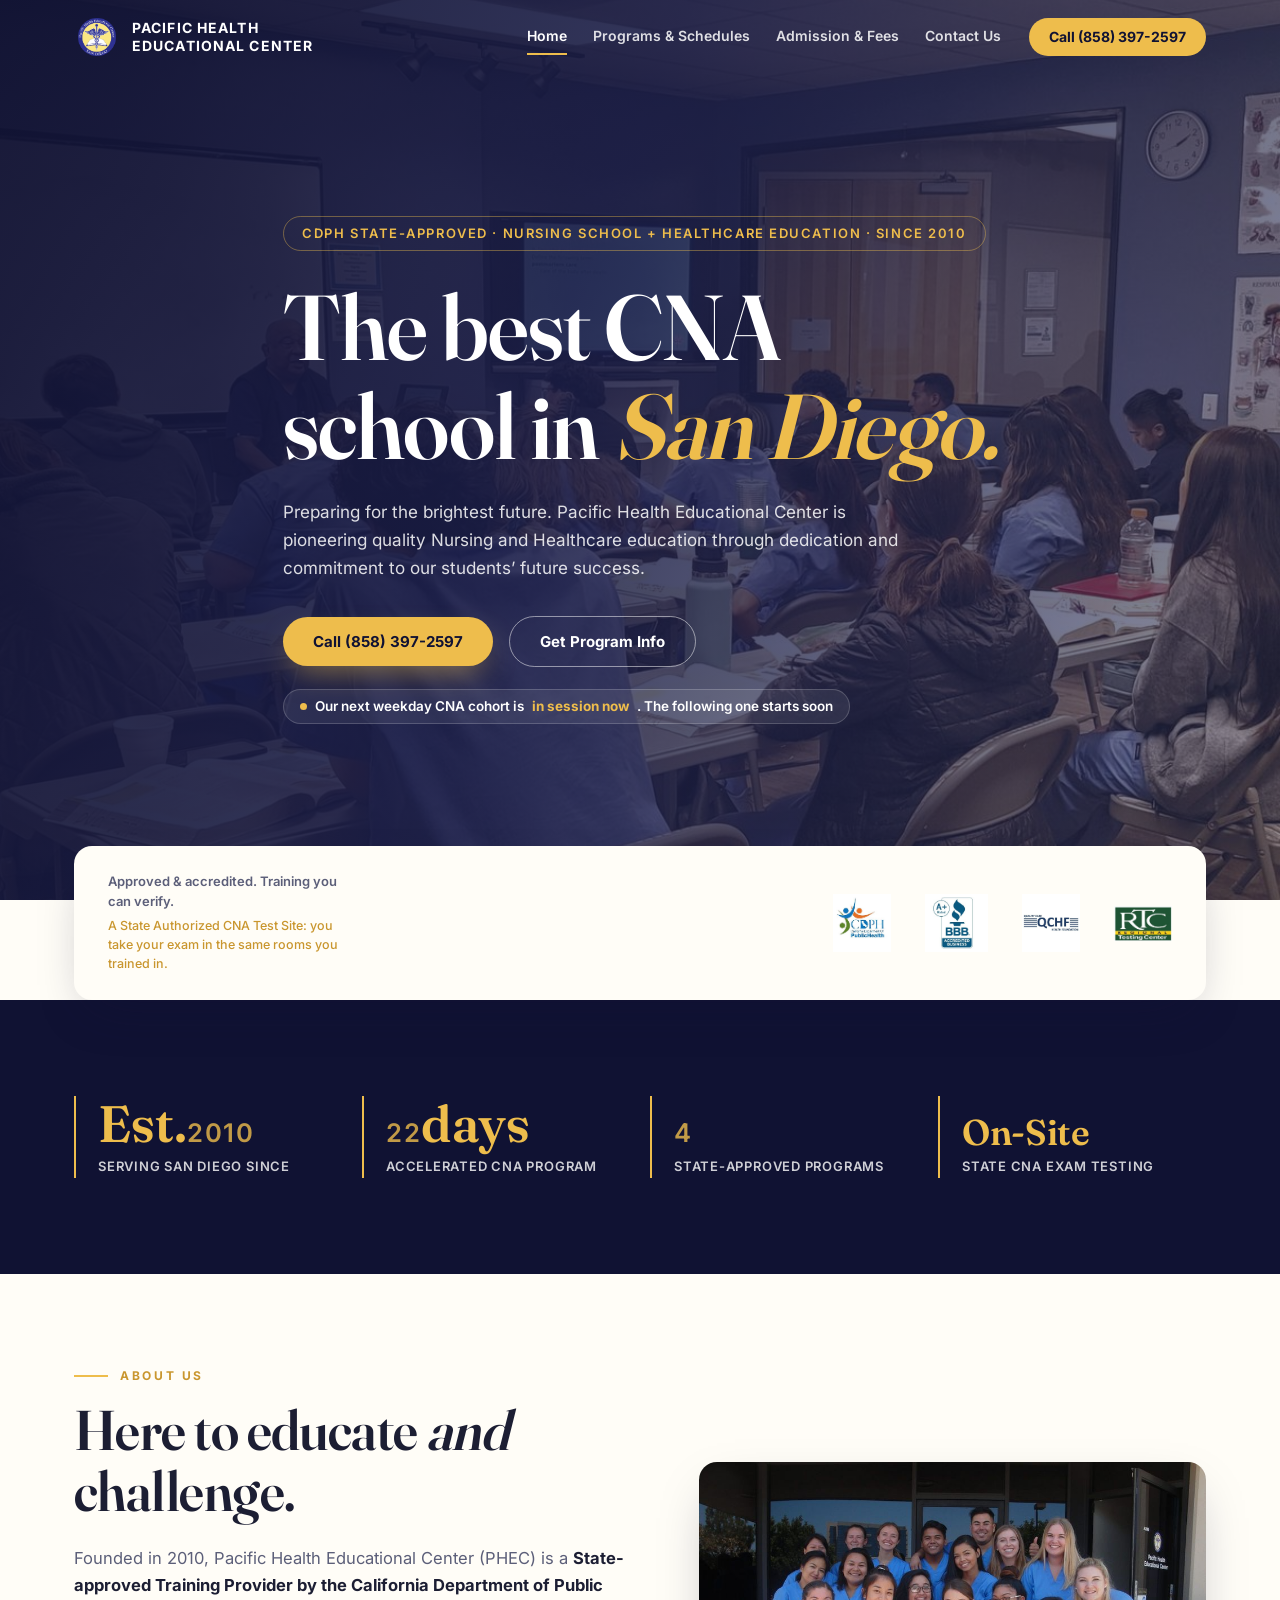
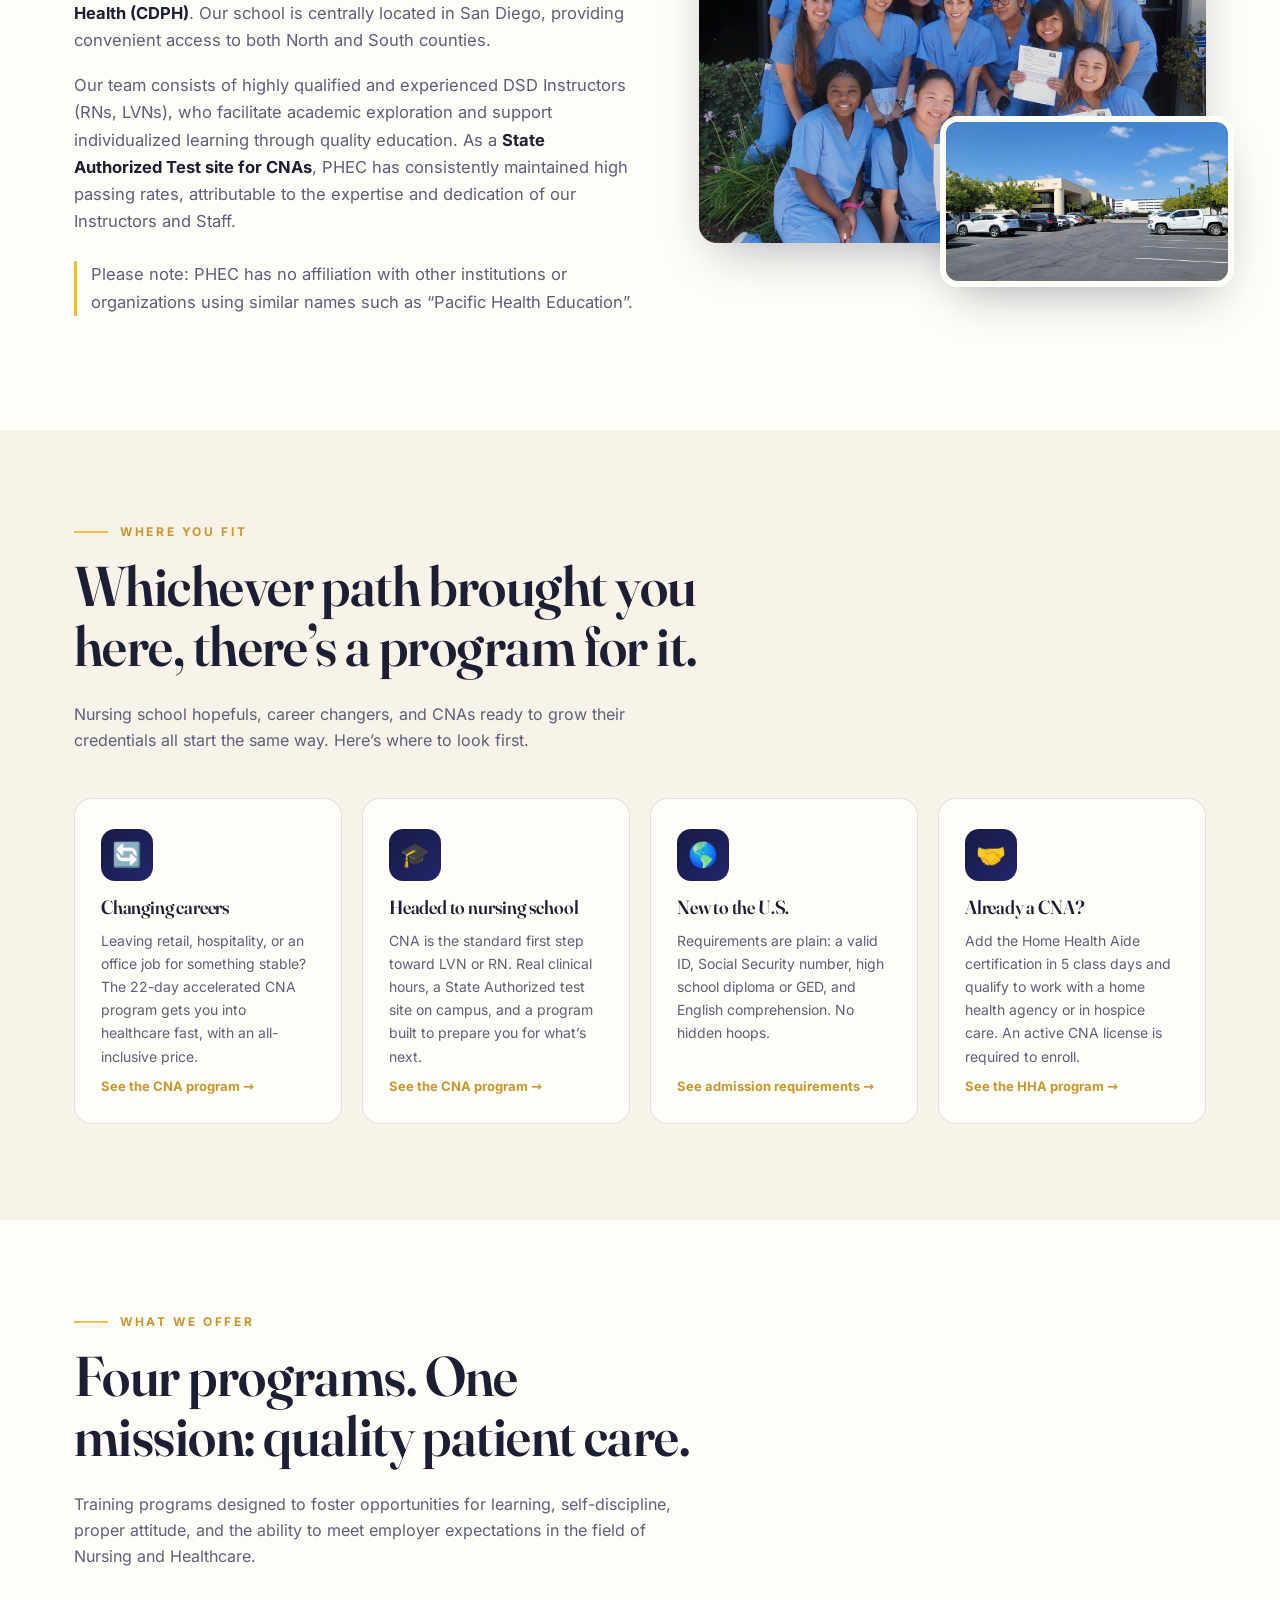
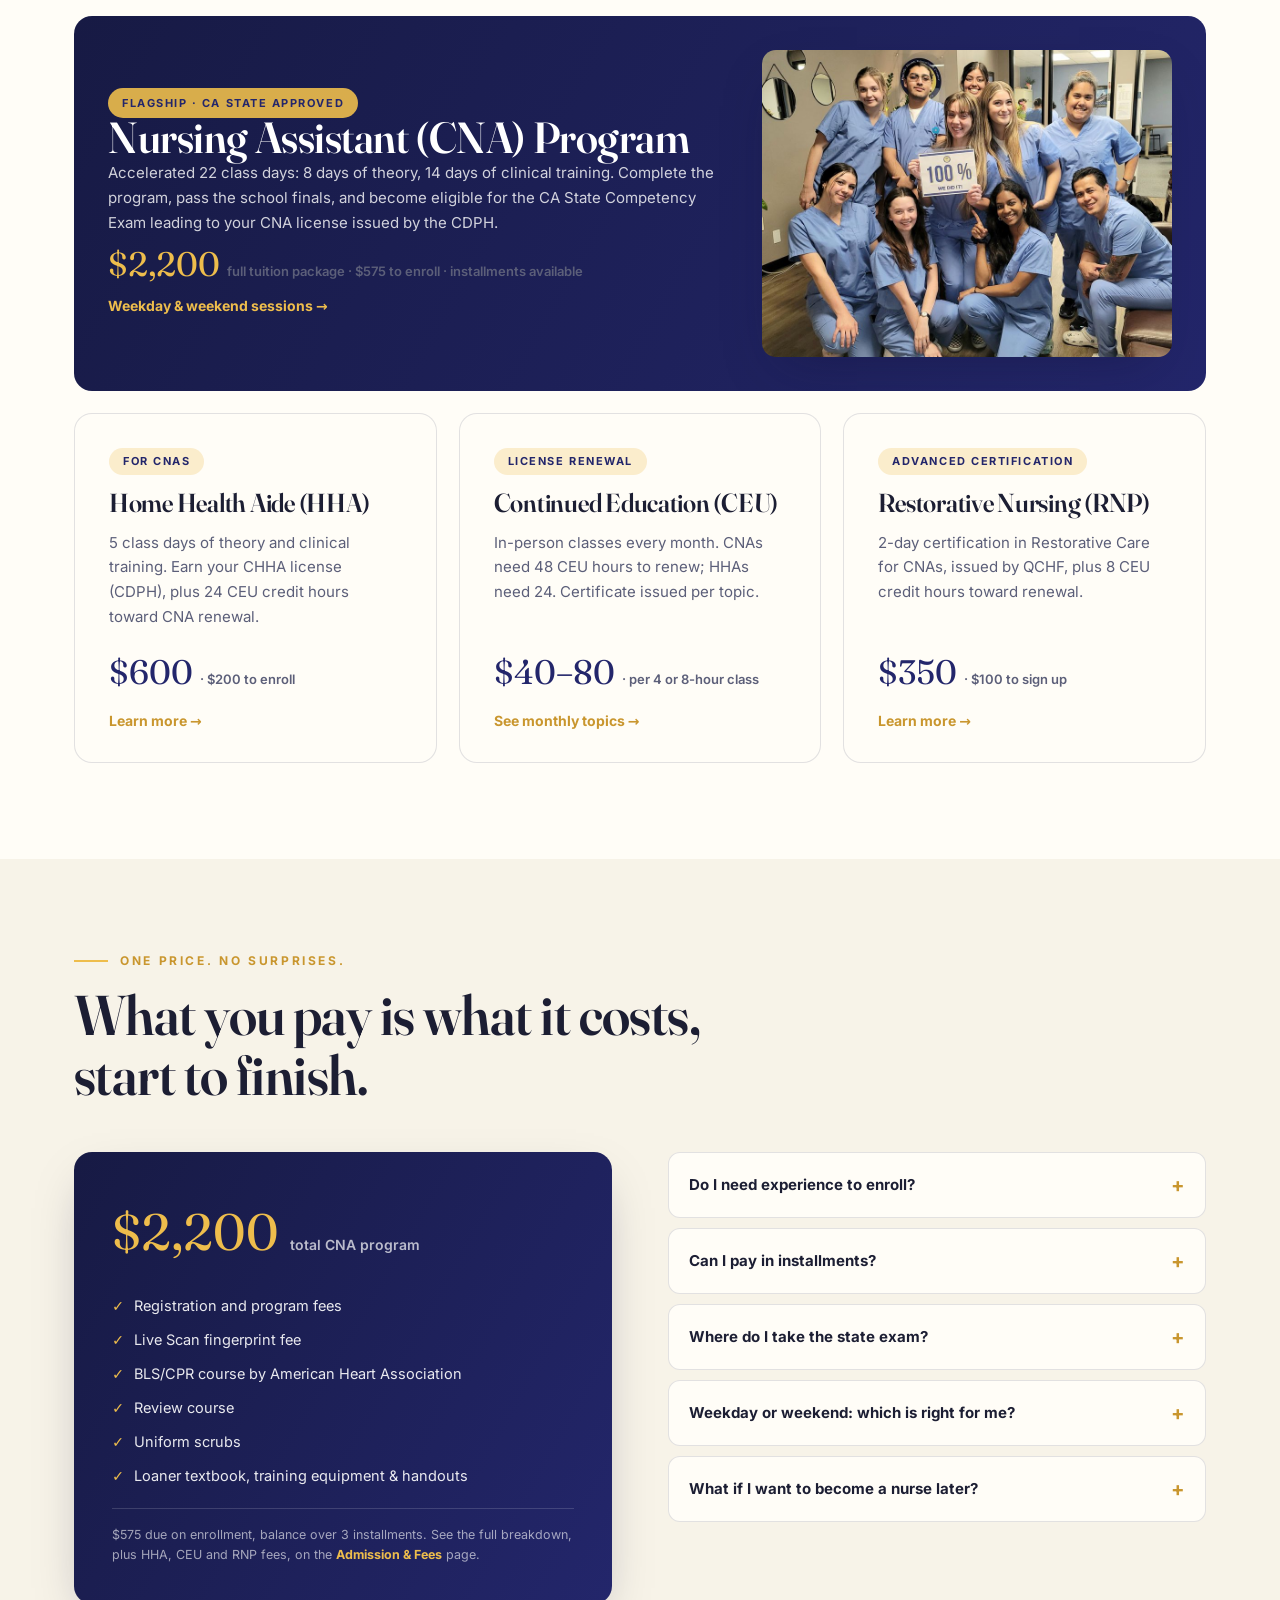
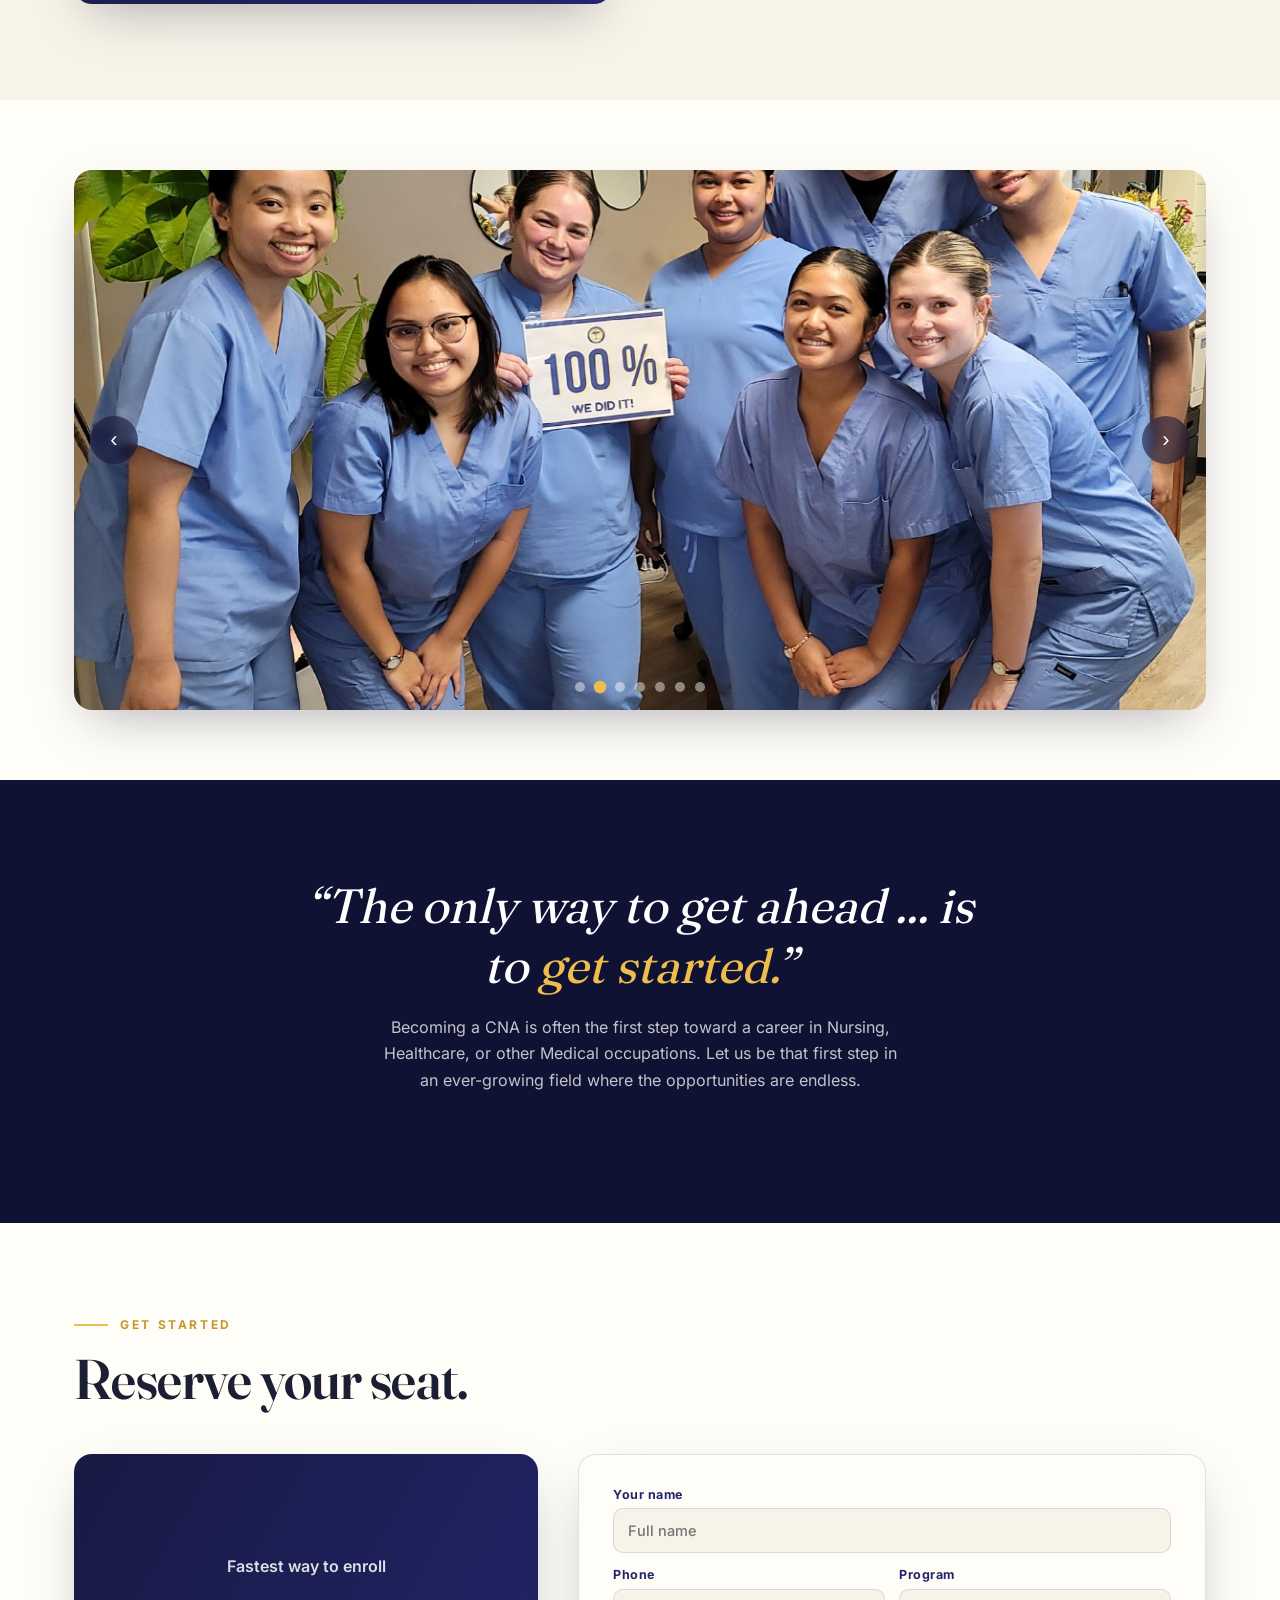
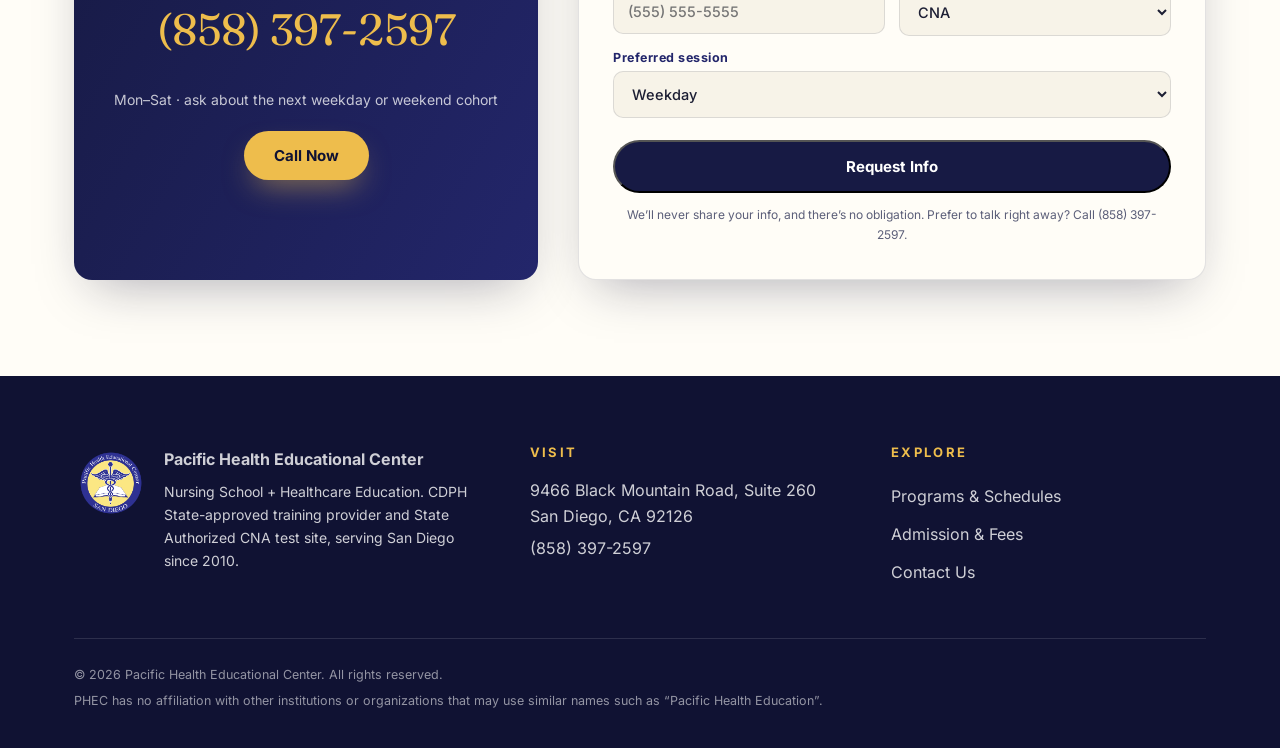
<file: index.html>
<!DOCTYPE html>
<html lang="en">
<head>
  <meta name="robots" content="noindex, nofollow">
<meta charset="utf-8">
<meta name="viewport" content="width=device-width, initial-scale=1">
<title>Pacific Health Educational Center | CNA Training in San Diego</title>
<meta name="description" content="CDPH State-approved CNA, HHA, CEU and Restorative Nursing training in San Diego since 2010. Accelerated 22-day CNA program. State Authorized CNA test site.">
<link rel="icon" href="assets/img/logos/seal-phec.png">
<link rel="preload" href="assets/fonts/fraunces-latin.woff2" as="font" type="font/woff2" crossorigin>
<link rel="preload" href="assets/fonts/inter-latin.woff2" as="font" type="font/woff2" crossorigin>
<link rel="stylesheet" href="assets/fonts/fonts.css">
<link rel="stylesheet" href="assets/css/main.css">
<link rel="canonical" href="https://www.pacifichealthedu.com/">
<meta property="og:type" content="website">
<meta property="og:title" content="Pacific Health Educational Center | CNA Training in San Diego">
<meta property="og:description" content="CDPH State-approved CNA, HHA, CEU and Restorative Nursing training in San Diego since 2010. Accelerated 22-day CNA program.">
<meta property="og:url" content="https://www.pacifichealthedu.com/">
<meta property="og:image" content="https://www.pacifichealthedu.com/assets/img/classroom-session.jpg">
<meta name="twitter:card" content="summary_large_image">
<script type="application/ld+json">
{
  "@context": "https://schema.org",
  "@type": "EducationalOrganization",
  "name": "Pacific Health Educational Center",
  "alternateName": "PHEC",
  "url": "https://www.pacifichealthedu.com/",
  "logo": "https://www.pacifichealthedu.com/assets/img/logos/seal-phec.png",
  "telephone": "+1-858-397-2597",
  "foundingDate": "2010",
  "address": {
    "@type": "PostalAddress",
    "streetAddress": "9466 Black Mountain Road, Suite 260",
    "addressLocality": "San Diego",
    "addressRegion": "CA",
    "postalCode": "92126",
    "addressCountry": "US"
  },
  "areaServed": "San Diego, CA",
  "hasCredential": {
    "@type": "EducationalOccupationalCredential",
    "credentialCategory": "State-approved Nurse Assistant Training Program",
    "recognizedBy": {
      "@type": "GovernmentOrganization",
      "name": "California Department of Public Health"
    }
  }
}
</script>
<script type="application/ld+json">
{
  "@context": "https://schema.org",
  "@type": "FAQPage",
  "mainEntity": [
    {
      "@type": "Question",
      "name": "Do I need experience to enroll?",
      "acceptedAnswer": {
        "@type": "Answer",
        "text": "No. You need to be 16 or older, have a valid State ID or driver's license, a Social Security card or number, a high school diploma or GED, English comprehension in reading and writing, and a physical exam with TB clearance."
      }
    },
    {
      "@type": "Question",
      "name": "Can I pay in installments?",
      "acceptedAnswer": {
        "@type": "Answer",
        "text": "Yes. The CNA program is $575 due on enrollment, with the balance of the $2,200 package split across 3 further installments."
      }
    },
    {
      "@type": "Question",
      "name": "Where do I take the state exam?",
      "acceptedAnswer": {
        "@type": "Answer",
        "text": "Right here. PHEC is a State Authorized Test site for CNAs, so you can take your California State Competency Exam in the same rooms you trained in."
      }
    },
    {
      "@type": "Question",
      "name": "Weekday or weekend, which is right for me?",
      "acceptedAnswer": {
        "@type": "Answer",
        "text": "Both run the same 22 class days (8 theory, 14 clinical). Weekday sessions run Monday through Friday; weekend sessions run Saturday and Sunday."
      }
    },
    {
      "@type": "Question",
      "name": "What if I want to become a nurse later?",
      "acceptedAnswer": {
        "@type": "Answer",
        "text": "CNA training is often the first step toward a career in Nursing, Healthcare, or other Medical occupations, with real clinical hours and hands-on patient care experience that carries forward into LVN or RN programs."
      }
    }
  ]
}
</script>
</head>
<body>

<header class="site-header">
  <div class="wrap">
    <a class="brand" href="index.html">
      <img src="assets/img/logos/seal-phec.png" alt="Pacific Health Educational Center seal">
      <span><b>PACIFIC HEALTH</b><small>EDUCATIONAL CENTER</small></span>
    </a>
    <nav class="nav">
      <a href="index.html" class="active">Home</a>
      <a href="programs/index.html">Programs &amp; Schedules</a>
      <a href="admission/index.html">Admission &amp; Fees</a>
      <a href="contact/index.html">Contact Us</a>
    </nav>
    <a class="call-pill" href="tel:+18583972597">Call (858) 397-2597</a>
    <button class="burger" aria-label="Menu"><span></span><span></span><span></span></button>
  </div>
</header>

<main>

<!-- LAND -->
<section class="hero">
  <div class="wrap">
    <span class="hero-eyebrow">CDPH State-Approved · Nursing School + Healthcare Education · Since 2010</span>
    <h1>The best CNA<br>school in <em>San Diego.</em></h1>
    <p class="sub">Preparing for the brightest future. Pacific Health Educational Center is pioneering quality Nursing and Healthcare education through dedication and commitment to our students’ future success.</p>
    <div class="hero-cta">
      <a class="btn btn-gold" href="tel:+18583972597">Call (858) 397-2597</a>
      <a class="btn btn-ghost" href="#get-info">Get Program Info</a>
    </div>
    <p class="hero-next-cohort reveal" id="hero-next-cohort"></p>
  </div>
</section>

<!-- BELIEVE -->
<div class="trust wrap">
  <div class="trust-card reveal">
    <div>
      <p>Approved &amp; accredited. Training you can verify.</p>
      <p class="trust-sub">A State Authorized CNA Test Site: you take your exam in the same rooms you trained in.</p>
    </div>
    <div class="trust-logos">
      <img src="assets/img/logos/logo-cdph.jpg" alt="California Department of Public Health, State-approved training provider">
      <img src="assets/img/logos/logo-bbb.jpg" alt="BBB A+ Accredited Business">
      <img src="assets/img/logos/logo-qchf.jpg" alt="Quality Care Health Foundation">
      <img src="assets/img/logos/logo-rtc.png" alt="Regional Testing Center">
    </div>
  </div>
</div>

<section class="section-navy">
  <div class="wrap">
    <div class="stats">
      <div class="stat reveal"><b>Est. <span data-count="2010">2010</span></b><span>Serving San Diego since</span></div>
      <div class="stat reveal"><b><span data-count="22">22</span> days</b><span>Accelerated CNA program</span></div>
      <div class="stat reveal"><b><span data-count="4">4</span></b><span>State-approved programs</span></div>
      <div class="stat reveal"><b class="stat-word">On-Site</b><span>State CNA Exam Testing</span></div>
    </div>
  </div>
</section>

<section>
  <div class="wrap about-grid">
    <div class="copy reveal">
      <div class="kicker">About Us</div>
      <h2 class="h-lg">Here to educate <em style="font-style:italic">and</em> challenge.</h2>
      <p>Founded in 2010, Pacific Health Educational Center (PHEC) is a <strong>State-approved Training Provider by the California Department of Public Health (CDPH)</strong>. Our school is centrally located in San Diego, providing convenient access to both North and South counties.</p>
      <p>Our team consists of highly qualified and experienced DSD Instructors (RNs, LVNs), who facilitate academic exploration and support individualized learning through quality education. As a <strong>State Authorized Test site for CNAs</strong>, PHEC has consistently maintained high passing rates, attributable to the expertise and dedication of our Instructors and Staff.</p>
      <p class="smallprint">Please note: PHEC has no affiliation with other institutions or organizations using similar names such as “Pacific Health Education”.</p>
    </div>
    <div class="photo-stack reveal">
      <img class="ph-a" src="assets/img/cohort-outdoor.jpg" srcset="assets/img/900w/cohort-outdoor.jpg 900w, assets/img/cohort-outdoor.jpg 1800w" sizes="(max-width: 960px) 92vw, 560px" width="1800" height="1353" loading="lazy" alt="A PHEC graduating class in scrubs holding their certificates outside the school">
      <img class="ph-b" src="assets/img/building.jpg" srcset="assets/img/900w/building.jpg 900w, assets/img/building.jpg 1800w" sizes="(max-width: 960px) 0px, 320px" width="1800" height="1013" loading="lazy" alt="The PHEC campus building on Black Mountain Road, San Diego">
    </div>
  </div>
</section>

<!-- BELONG -->
<section class="section-cream">
  <div class="wrap">
    <div class="kicker reveal">Where You Fit</div>
    <h2 class="h-lg reveal">Whichever path brought you here, there’s a program for it.</h2>
    <p class="reveal" style="max-width:60ch;color:var(--muted)">Nursing school hopefuls, career changers, and CNAs ready to grow their credentials all start the same way. Here’s where to look first.</p>

    <div class="persona-grid">
      <a class="persona-card reveal" href="programs/index.html">
        <div class="glyph">🔄</div>
        <h3>Changing careers</h3>
        <p>Leaving retail, hospitality, or an office job for something stable? The 22-day accelerated CNA program gets you into healthcare fast, with an all-inclusive price.</p>
        <span class="more">See the CNA program</span>
      </a>
      <a class="persona-card reveal" href="programs/index.html">
        <div class="glyph">🎓</div>
        <h3>Headed to nursing school</h3>
        <p>CNA is the standard first step toward LVN or RN. Real clinical hours, a State Authorized test site on campus, and a program built to prepare you for what’s next.</p>
        <span class="more">See the CNA program</span>
      </a>
      <a class="persona-card reveal" href="admission/index.html">
        <div class="glyph">🌎</div>
        <h3>New to the U.S.</h3>
        <p>Requirements are plain: a valid ID, Social Security number, high school diploma or GED, and English comprehension. No hidden hoops.</p>
        <span class="more">See admission requirements</span>
      </a>
      <a class="persona-card reveal" href="programs/index.html#panel-hha">
        <div class="glyph">🤝</div>
        <h3>Already a CNA?</h3>
        <p>Add the Home Health Aide certification in 5 class days and qualify to work with a home health agency or in hospice care. An active CNA license is required to enroll.</p>
        <span class="more">See the HHA program</span>
      </a>
    </div>
  </div>
</section>

<section>
  <div class="wrap">
    <div class="kicker reveal">What We Offer</div>
    <h2 class="h-lg reveal">Four programs. One mission: quality patient care.</h2>
    <p class="reveal" style="max-width:60ch;color:var(--muted)">Training programs designed to foster opportunities for learning, self-discipline, proper attitude, and the ability to meet employer expectations in the field of Nursing and Healthcare.</p>

    <div class="prog-grid">
      <a class="prog-card prog-flagship reveal" href="programs/index.html">
        <div>
          <span class="tag" style="background:rgba(238,189,76,.9)">Flagship · CA State Approved</span>
          <h3>Nursing Assistant (CNA) Program</h3>
          <p>Accelerated 22 class days: 8 days of theory, 14 days of clinical training. Complete the program, pass the school finals, and become eligible for the CA State Competency Exam leading to your CNA license issued by the CDPH.</p>
          <div class="fee">$2,200 <small>full tuition package · $575 to enroll · installments available</small></div>
          <span class="more" style="color:var(--gold)">Weekday &amp; weekend sessions</span>
        </div>
        <img src="assets/img/pass-100-b.jpg" srcset="assets/img/900w/pass-100-b.jpg 900w, assets/img/pass-100-b.jpg 1800w" sizes="(max-width: 960px) 92vw, 460px" width="1800" height="1349" loading="lazy" alt="PHEC students celebrating a 100% state exam pass rate">
      </a>

      <a class="prog-card prog-sm reveal" href="programs/index.html#panel-hha">
        <span class="tag">For CNAs</span>
        <h3>Home Health Aide (HHA)</h3>
        <p>5 class days of theory and clinical training. Earn your CHHA license (CDPH), plus 24 CEU credit hours toward CNA renewal.</p>
        <div class="fee">$600 <small>· $200 to enroll</small></div>
        <span class="more">Learn more</span>
      </a>

      <a class="prog-card prog-sm reveal" href="programs/index.html#panel-ceu">
        <span class="tag">License Renewal</span>
        <h3>Continued Education (CEU)</h3>
        <p>In-person classes every month. CNAs need 48 CEU hours to renew; HHAs need 24. Certificate issued per topic.</p>
        <div class="fee">$40–80 <small>· per 4 or 8-hour class</small></div>
        <span class="more">See monthly topics</span>
      </a>

      <a class="prog-card prog-sm reveal" href="programs/index.html#panel-rna">
        <span class="tag">Advanced Certification</span>
        <h3>Restorative Nursing (RNP)</h3>
        <p>2-day certification in Restorative Care for CNAs, issued by QCHF, plus 8 CEU credit hours toward renewal.</p>
        <div class="fee">$350 <small>· $100 to sign up</small></div>
        <span class="more">Learn more</span>
      </a>
    </div>
  </div>
</section>

<!-- RESOLVE -->
<section class="section-cream">
  <div class="wrap">
    <div class="kicker reveal">One Price. No Surprises.</div>
    <h2 class="h-lg reveal">What you pay is what it costs, start to finish.</h2>

    <div class="resolve-grid">
      <div class="price-panel reveal">
        <div class="amount">$2,200 <small>total CNA program</small></div>
        <ul>
          <li>Registration and program fees</li>
          <li>Live Scan fingerprint fee</li>
          <li>BLS/CPR course by American Heart Association</li>
          <li>Review course</li>
          <li>Uniform scrubs</li>
          <li>Loaner textbook, training equipment &amp; handouts</li>
        </ul>
        <p class="note">$575 due on enrollment, balance over 3 installments. See the full breakdown, plus HHA, CEU and RNP fees, on the <a href="admission/index.html" style="color:var(--gold);font-weight:700">Admission &amp; Fees</a> page.</p>
      </div>

      <div class="faq-list reveal">
        <details class="faq-item">
          <summary>Do I need experience to enroll?</summary>
          <p>No. You need to be 16 or older, have a valid State ID or driver’s license, a Social Security card or number, a high school diploma or GED, English comprehension in reading and writing, and a physical exam with TB clearance.</p>
        </details>
        <details class="faq-item">
          <summary>Can I pay in installments?</summary>
          <p>Yes. The CNA program is $575 due on enrollment, with the balance of the $2,200 package split across 3 further installments.</p>
        </details>
        <details class="faq-item">
          <summary>Where do I take the state exam?</summary>
          <p>Right here. PHEC is a State Authorized Test site for CNAs, so you can take your California State Competency Exam in the same rooms you trained in.</p>
        </details>
        <details class="faq-item">
          <summary>Weekday or weekend: which is right for me?</summary>
          <p>Both run the same 22 class days (8 theory, 14 clinical). Weekday sessions run Monday–Friday; weekend sessions run Saturday–Sunday. Check current <a href="programs/index.html" style="color:var(--gold-deep);font-weight:700">start dates</a> for both.</p>
        </details>
        <details class="faq-item">
          <summary>What if I want to become a nurse later?</summary>
          <p>CNA training is often the first step toward a career in Nursing, Healthcare, or other Medical occupations, with real clinical hours and hands-on patient care experience that carries forward into LVN or RN programs.</p>
        </details>
      </div>
    </div>
  </div>
</section>

<div class="carousel-band">
  <div class="wrap">
    <div class="carousel reveal" id="photo-carousel">
      <img class="slide active" src="assets/img/class-group-1.jpg" srcset="assets/img/900w/class-group-1.jpg 900w, assets/img/class-group-1.jpg 1800w" sizes="(max-width: 1180px) 100vw, 1180px" width="1800" height="917" loading="eager" alt="PHEC graduating class">
      <img class="slide" src="assets/img/pass-100-a.jpg" srcset="assets/img/900w/pass-100-a.jpg 900w, assets/img/pass-100-a.jpg 1800w" sizes="(max-width: 1180px) 100vw, 1180px" width="1800" height="1349" loading="lazy" alt="Students holding 100% pass rate sign">
      <img class="slide" src="assets/img/class-hha-certs.jpg" srcset="assets/img/900w/class-hha-certs.jpg 900w, assets/img/class-hha-certs.jpg 1377w" sizes="(max-width: 1180px) 100vw, 1180px" width="1377" height="918" loading="lazy" alt="HHA certification class with certificates">
      <img class="slide" src="assets/img/class-group-2.jpg" srcset="assets/img/900w/class-group-2.jpg 900w, assets/img/class-group-2.jpg 1800w" sizes="(max-width: 1180px) 100vw, 1180px" width="1800" height="1013" loading="lazy" alt="PHEC class cohort">
      <img class="slide" src="assets/img/grads-certs.jpg" srcset="assets/img/900w/grads-certs.jpg 900w, assets/img/grads-certs.jpg 1800w" sizes="(max-width: 1180px) 100vw, 1180px" width="1800" height="1012" loading="lazy" alt="Graduates holding certificates">
      <img class="slide" src="assets/img/class-ceu.jpg" srcset="assets/img/900w/class-ceu.jpg 900w, assets/img/class-ceu.jpg 1800w" sizes="(max-width: 1180px) 100vw, 1180px" width="1800" height="1012" loading="lazy" alt="CEU class in session">
      <img class="slide" src="assets/img/classroom-session.jpg" srcset="assets/img/900w/classroom-session.jpg 900w, assets/img/classroom-session.jpg 1800w" sizes="(max-width: 1180px) 100vw, 1180px" width="1800" height="900" loading="lazy" alt="Classroom during lecture">
      <div class="dots" aria-label="Choose photo"></div>
    </div>
  </div>
</div>

<!-- ACT -->
<section class="section-navy quote-band">
  <div class="wrap">
    <blockquote class="reveal">“The only way to get ahead ... is to <em>get started.</em>”</blockquote>
    <p class="reveal">Becoming a CNA is often the first step toward a career in Nursing, Healthcare, or other Medical occupations. Let us be that first step in an ever-growing field where the opportunities are endless.</p>
  </div>
</section>

<section id="get-info">
  <div class="wrap">
    <div class="kicker reveal">Get Started</div>
    <h2 class="h-lg reveal">Reserve your seat.</h2>

    <div class="convert-grid">
      <div class="convert-call reveal">
        <div>
          <p style="opacity:.85;font-weight:600">Fastest way to enroll</p>
          <a class="big-tel" href="tel:+18583972597">(858) 397-2597</a>
          <p style="opacity:.75;font-size:14px;margin-bottom:20px">Mon–Sat · ask about the next weekday or weekend cohort</p>
          <a class="btn btn-gold" href="tel:+18583972597">Call Now</a>
        </div>
      </div>

      <form class="convert-form reveal" id="convert-form">
        <div class="form-fields">
          <div class="field">
            <label for="f-name">Your name</label>
            <input type="text" id="f-name" name="name" placeholder="Full name" required>
          </div>
          <div class="field-row">
            <div class="field">
              <label for="f-phone">Phone</label>
              <input type="tel" id="f-phone" name="phone" placeholder="(555) 555-5555" required>
            </div>
            <div class="field">
              <label for="f-program">Program</label>
              <select id="f-program" name="program">
                <option>CNA</option>
                <option>HHA</option>
                <option>CEU</option>
                <option>RNA / RNP</option>
                <option>Not sure yet</option>
              </select>
            </div>
          </div>
          <div class="field">
            <label for="f-session">Preferred session</label>
            <select id="f-session" name="session">
              <option>Weekday</option>
              <option>Weekend</option>
              <option>Either works</option>
            </select>
          </div>
          <button type="submit" class="btn btn-navy submit-btn">Request Info</button>
        </div>
        <div class="result-panel">
          <p class="greeting"></p>
          <a class="big-tel" href="tel:+18583972597">(858) 397-2597</a>
          <a class="btn btn-gold" href="tel:+18583972597">Call Now</a>
        </div>
        <p class="form-note">We’ll never share your info, and there’s no obligation. Prefer to talk right away? Call (858) 397-2597.</p>
      </form>
    </div>
  </div>
</section>

</main>

<footer>
  <div class="wrap">
    <div class="foot-grid">
      <div class="foot-brand">
        <img src="assets/img/logos/seal-phec.png" alt="PHEC seal">
        <div>
          <b>Pacific Health Educational Center</b>
          <p>Nursing School + Healthcare Education. CDPH State-approved training provider and State Authorized CNA test site, serving San Diego since 2010.</p>
        </div>
      </div>
      <div>
        <h4>Visit</h4>
        <p>9466 Black Mountain Road, Suite 260<br>San Diego, CA 92126</p>
        <a href="tel:+18583972597">(858) 397-2597</a>
      </div>
      <div>
        <h4>Explore</h4>
        <a href="programs/index.html">Programs &amp; Schedules</a>
        <a href="admission/index.html">Admission &amp; Fees</a>
        <a href="contact/index.html">Contact Us</a>
      </div>
    </div>
    <div class="foot-legal">
      <p>© 2026 Pacific Health Educational Center. All rights reserved.</p>
      <p>PHEC has no affiliation with other institutions or organizations that may use similar names such as “Pacific Health Education”.</p>
    </div>
  </div>
</footer>

<script src="assets/js/schedule-data.js"></script>
<script src="assets/js/main.js"></script>
</body>
</html>
</file>
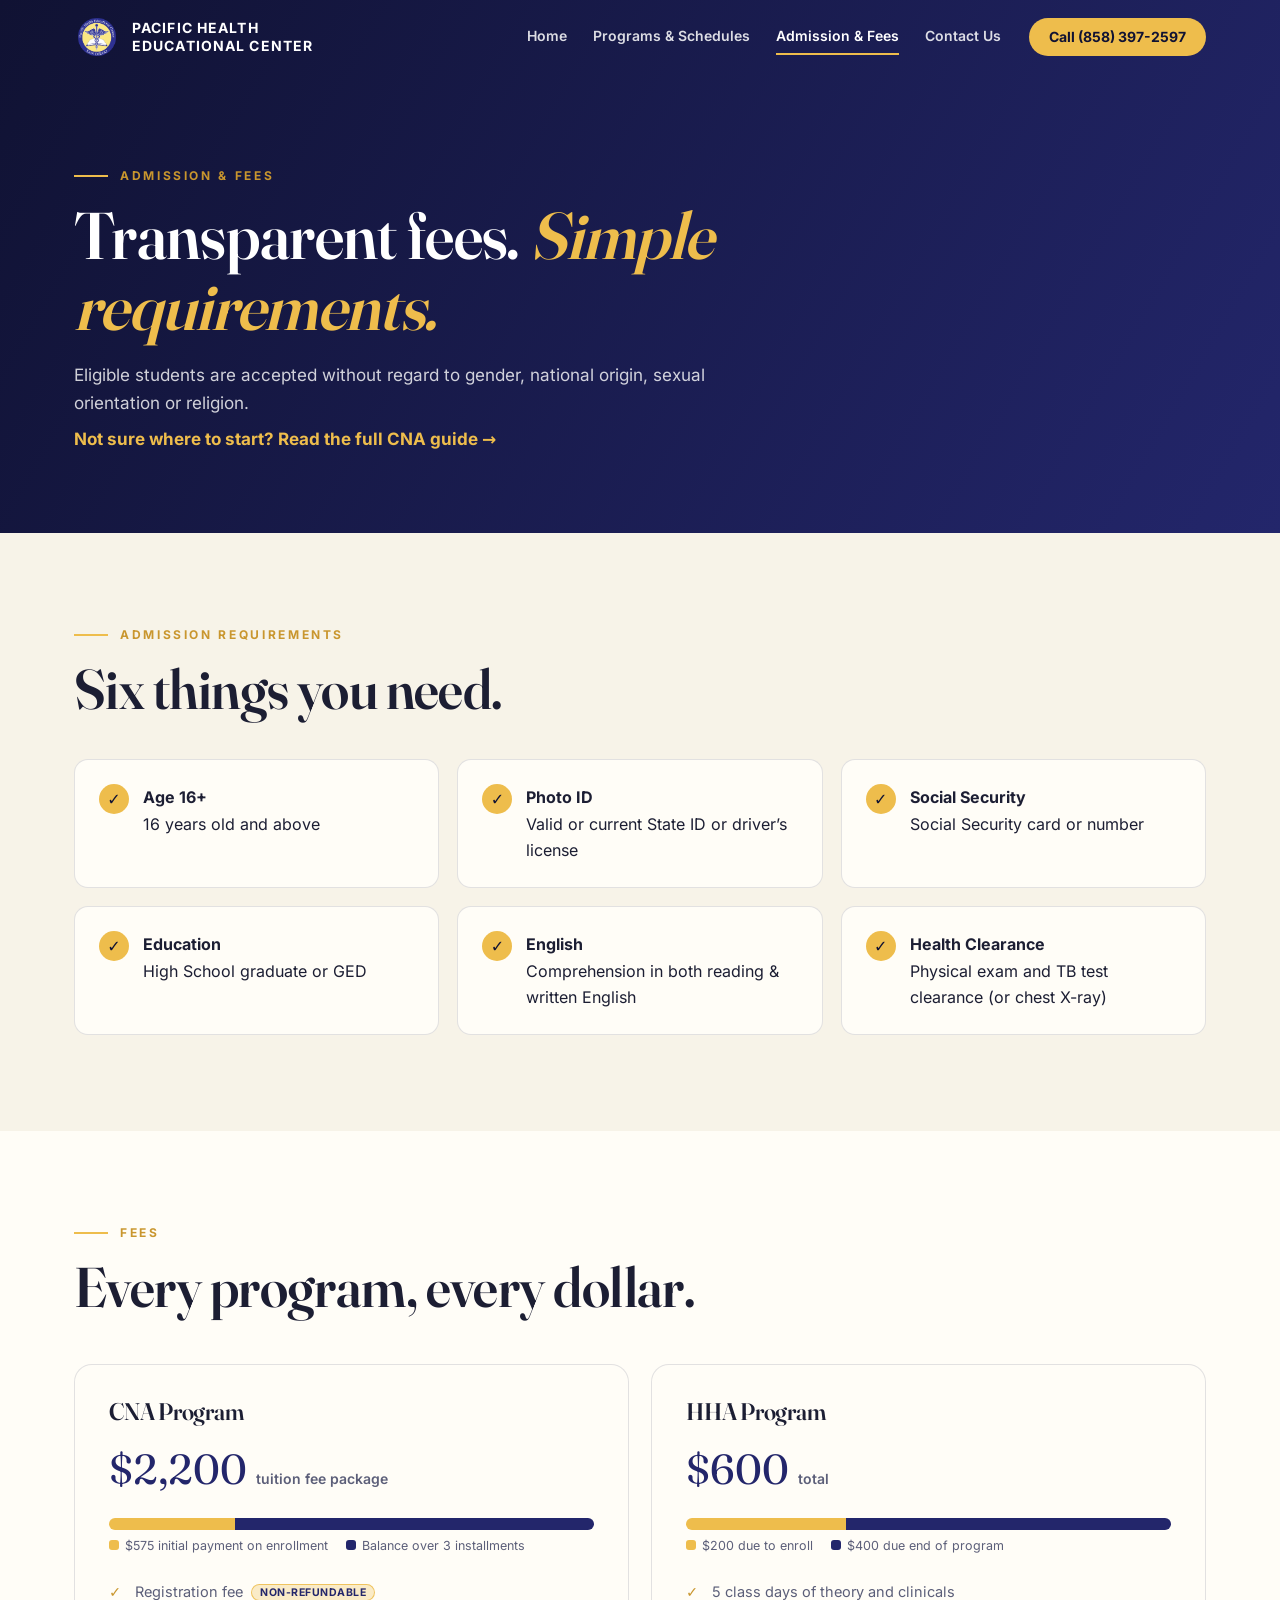
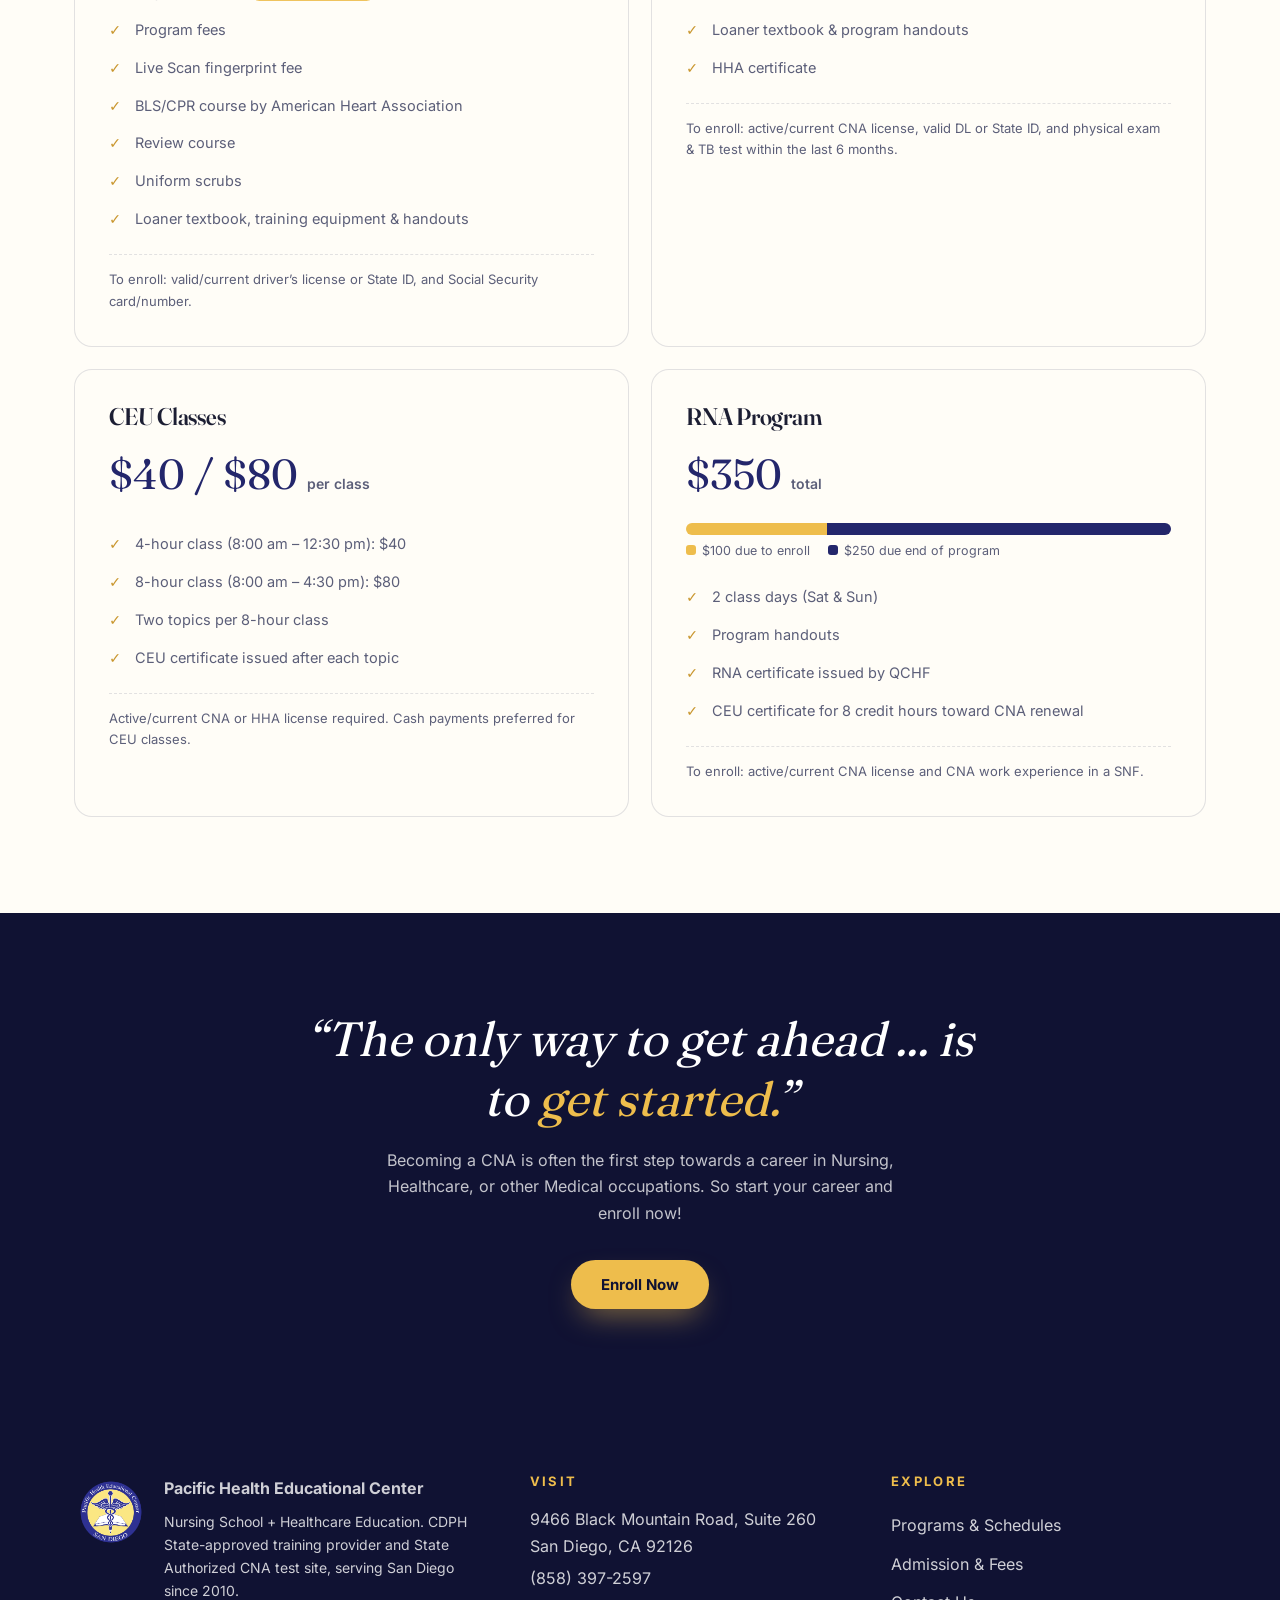
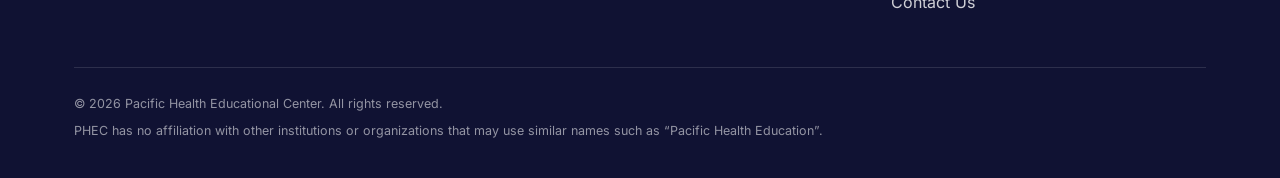
<file: admission/index.html>
<!DOCTYPE html>
<html lang="en">
<head>
  <meta name="robots" content="noindex, nofollow">
<meta charset="utf-8">
<meta name="viewport" content="width=device-width, initial-scale=1">
<!-- SEMRUSH-VALIDATE: title targets "CNA program cost" phrasing since the Apify
     SERP snapshot found PHEC has no page-1 presence yet for cost-intent queries
     (research/serp-findings.md); confirm real volume before treating as final. -->
<title>CNA Program Cost &amp; Admission Requirements | Pacific Health Educational Center</title>
<meta name="description" content="Admission requirements and transparent fees for CNA, HHA, CEU and RNP programs at Pacific Health Educational Center, San Diego.">
<link rel="icon" href="../assets/img/logos/seal-phec.png">
<link rel="preload" href="../assets/fonts/fraunces-latin.woff2" as="font" type="font/woff2" crossorigin>
<link rel="preload" href="../assets/fonts/inter-latin.woff2" as="font" type="font/woff2" crossorigin>
<link rel="stylesheet" href="../assets/fonts/fonts.css">
<link rel="stylesheet" href="../assets/css/main.css">
<link rel="canonical" href="https://www.pacifichealthedu.com/admission/">
<meta property="og:type" content="website">
<meta property="og:title" content="CNA Program Cost &amp; Admission Requirements | Pacific Health Educational Center">
<meta property="og:description" content="Admission requirements and transparent fees for CNA, HHA, CEU and RNP programs at Pacific Health Educational Center, San Diego.">
<meta property="og:url" content="https://www.pacifichealthedu.com/admission/">
<meta property="og:image" content="https://www.pacifichealthedu.com/assets/img/pass-100-a.jpg">
<meta name="twitter:card" content="summary_large_image">
</head>
<body>

<header class="site-header scrolled">
  <div class="wrap">
    <a class="brand" href="../index.html">
      <img src="../assets/img/logos/seal-phec.png" alt="Pacific Health Educational Center seal">
      <span><b>PACIFIC HEALTH</b><small>EDUCATIONAL CENTER</small></span>
    </a>
    <nav class="nav">
      <a href="../index.html">Home</a>
      <a href="../programs/index.html">Programs &amp; Schedules</a>
      <a href="../admission/index.html" class="active">Admission &amp; Fees</a>
      <a href="../contact/index.html">Contact Us</a>
    </nav>
    <a class="call-pill" href="tel:+18583972597">Call (858) 397-2597</a>
    <button class="burger" aria-label="Menu"><span></span><span></span><span></span></button>
  </div>
</header>

<main>

<section class="page-hero">
  <div class="wrap">
    <div class="kicker">Admission &amp; Fees</div>
    <h1>Transparent fees. <em style="color:var(--gold);font-style:italic">Simple requirements.</em></h1>
    <p>Eligible students are accepted without regard to gender, national origin, sexual orientation or religion.</p>
    <p style="margin-top:8px"><a href="../guides/how-to-become-a-cna-in-san-diego/index.html" style="color:var(--gold);font-weight:700">Not sure where to start? Read the full CNA guide →</a></p>
  </div>
</section>

<section class="section-cream">
  <div class="wrap">
    <div class="kicker reveal">Admission Requirements</div>
    <h2 class="h-lg reveal">Six things you need.</h2>
    <div class="req-grid">
      <div class="req reveal"><span class="check">✓</span><div><b>Age 16+</b><br>16 years old and above</div></div>
      <div class="req reveal"><span class="check">✓</span><div><b>Photo ID</b><br>Valid or current State ID or driver’s license</div></div>
      <div class="req reveal"><span class="check">✓</span><div><b>Social Security</b><br>Social Security card or number</div></div>
      <div class="req reveal"><span class="check">✓</span><div><b>Education</b><br>High School graduate or GED</div></div>
      <div class="req reveal"><span class="check">✓</span><div><b>English</b><br>Comprehension in both reading &amp; written English</div></div>
      <div class="req reveal"><span class="check">✓</span><div><b>Health Clearance</b><br>Physical exam and TB test clearance (or chest X-ray)</div></div>
    </div>
  </div>
</section>

<section>
  <div class="wrap">
    <div class="kicker reveal">Fees</div>
    <h2 class="h-lg reveal">Every program, every dollar.</h2>

    <div class="fee-grid">
      <div class="fee-card reveal">
        <h3>CNA Program</h3>
        <div class="price">$2,200 <small>tuition fee package</small></div>
        <div class="pay-bar"><span class="p1" style="width:26%"></span><span class="p2" style="width:74%"></span></div>
        <div class="pay-legend">
          <span><i style="background:var(--gold)"></i>$575 initial payment on enrollment</span>
          <span><i style="background:var(--navy-800)"></i>Balance over 3 installments</span>
        </div>
        <ul>
          <li>Registration fee <span class="fee-flag">non-refundable</span></li>
          <li>Program fees</li>
          <li>Live Scan fingerprint fee</li>
          <li>BLS/CPR course by American Heart Association</li>
          <li>Review course</li>
          <li>Uniform scrubs</li>
          <li>Loaner textbook, training equipment &amp; handouts</li>
        </ul>
        <p class="req-note">To enroll: valid/current driver’s license or State ID, and Social Security card/number.</p>
      </div>

      <div class="fee-card reveal">
        <h3>HHA Program</h3>
        <div class="price">$600 <small>total</small></div>
        <div class="pay-bar"><span class="p1" style="width:33%"></span><span class="p2" style="width:67%"></span></div>
        <div class="pay-legend">
          <span><i style="background:var(--gold)"></i>$200 due to enroll</span>
          <span><i style="background:var(--navy-800)"></i>$400 due end of program</span>
        </div>
        <ul>
          <li>5 class days of theory and clinicals</li>
          <li>Loaner textbook &amp; program handouts</li>
          <li>HHA certificate</li>
        </ul>
        <p class="req-note">To enroll: active/current CNA license, valid DL or State ID, and physical exam &amp; TB test within the last 6 months.</p>
      </div>

      <div class="fee-card reveal">
        <h3>CEU Classes</h3>
        <div class="price">$40 / $80 <small>per class</small></div>
        <ul>
          <li>4-hour class (8:00 am – 12:30 pm): $40</li>
          <li>8-hour class (8:00 am – 4:30 pm): $80</li>
          <li>Two topics per 8-hour class</li>
          <li>CEU certificate issued after each topic</li>
        </ul>
        <p class="req-note">Active/current CNA or HHA license required. Cash payments preferred for CEU classes.</p>
      </div>

      <div class="fee-card reveal">
        <h3>RNA Program</h3>
        <div class="price">$350 <small>total</small></div>
        <div class="pay-bar"><span class="p1" style="width:29%"></span><span class="p2" style="width:71%"></span></div>
        <div class="pay-legend">
          <span><i style="background:var(--gold)"></i>$100 due to enroll</span>
          <span><i style="background:var(--navy-800)"></i>$250 due end of program</span>
        </div>
        <ul>
          <li>2 class days (Sat &amp; Sun)</li>
          <li>Program handouts</li>
          <li>RNA certificate issued by QCHF</li>
          <li>CEU certificate for 8 credit hours toward CNA renewal</li>
        </ul>
        <p class="req-note">To enroll: active/current CNA license and CNA work experience in a SNF.</p>
      </div>
    </div>
  </div>
</section>

<section class="section-navy quote-band">
  <div class="wrap">
    <blockquote class="reveal">“The only way to get ahead ... is to <em>get started.</em>”</blockquote>
    <p class="reveal">Becoming a CNA is often the first step towards a career in Nursing, Healthcare, or other Medical occupations. So start your career and enroll now!</p>
    <a class="btn btn-gold reveal" href="../contact/index.html">Enroll Now</a>
  </div>
</section>

</main>

<footer>
  <div class="wrap">
    <div class="foot-grid">
      <div class="foot-brand">
        <img src="../assets/img/logos/seal-phec.png" alt="PHEC seal">
        <div>
          <b>Pacific Health Educational Center</b>
          <p>Nursing School + Healthcare Education. CDPH State-approved training provider and State Authorized CNA test site, serving San Diego since 2010.</p>
        </div>
      </div>
      <div>
        <h4>Visit</h4>
        <p>9466 Black Mountain Road, Suite 260<br>San Diego, CA 92126</p>
        <a href="tel:+18583972597">(858) 397-2597</a>
      </div>
      <div>
        <h4>Explore</h4>
        <a href="../programs/index.html">Programs &amp; Schedules</a>
        <a href="../admission/index.html">Admission &amp; Fees</a>
        <a href="../contact/index.html">Contact Us</a>
      </div>
    </div>
    <div class="foot-legal">
      <p>© 2026 Pacific Health Educational Center. All rights reserved.</p>
      <p>PHEC has no affiliation with other institutions or organizations that may use similar names such as “Pacific Health Education”.</p>
    </div>
  </div>
</footer>

<script src="../assets/js/main.js"></script>
</body>
</html>
</file>
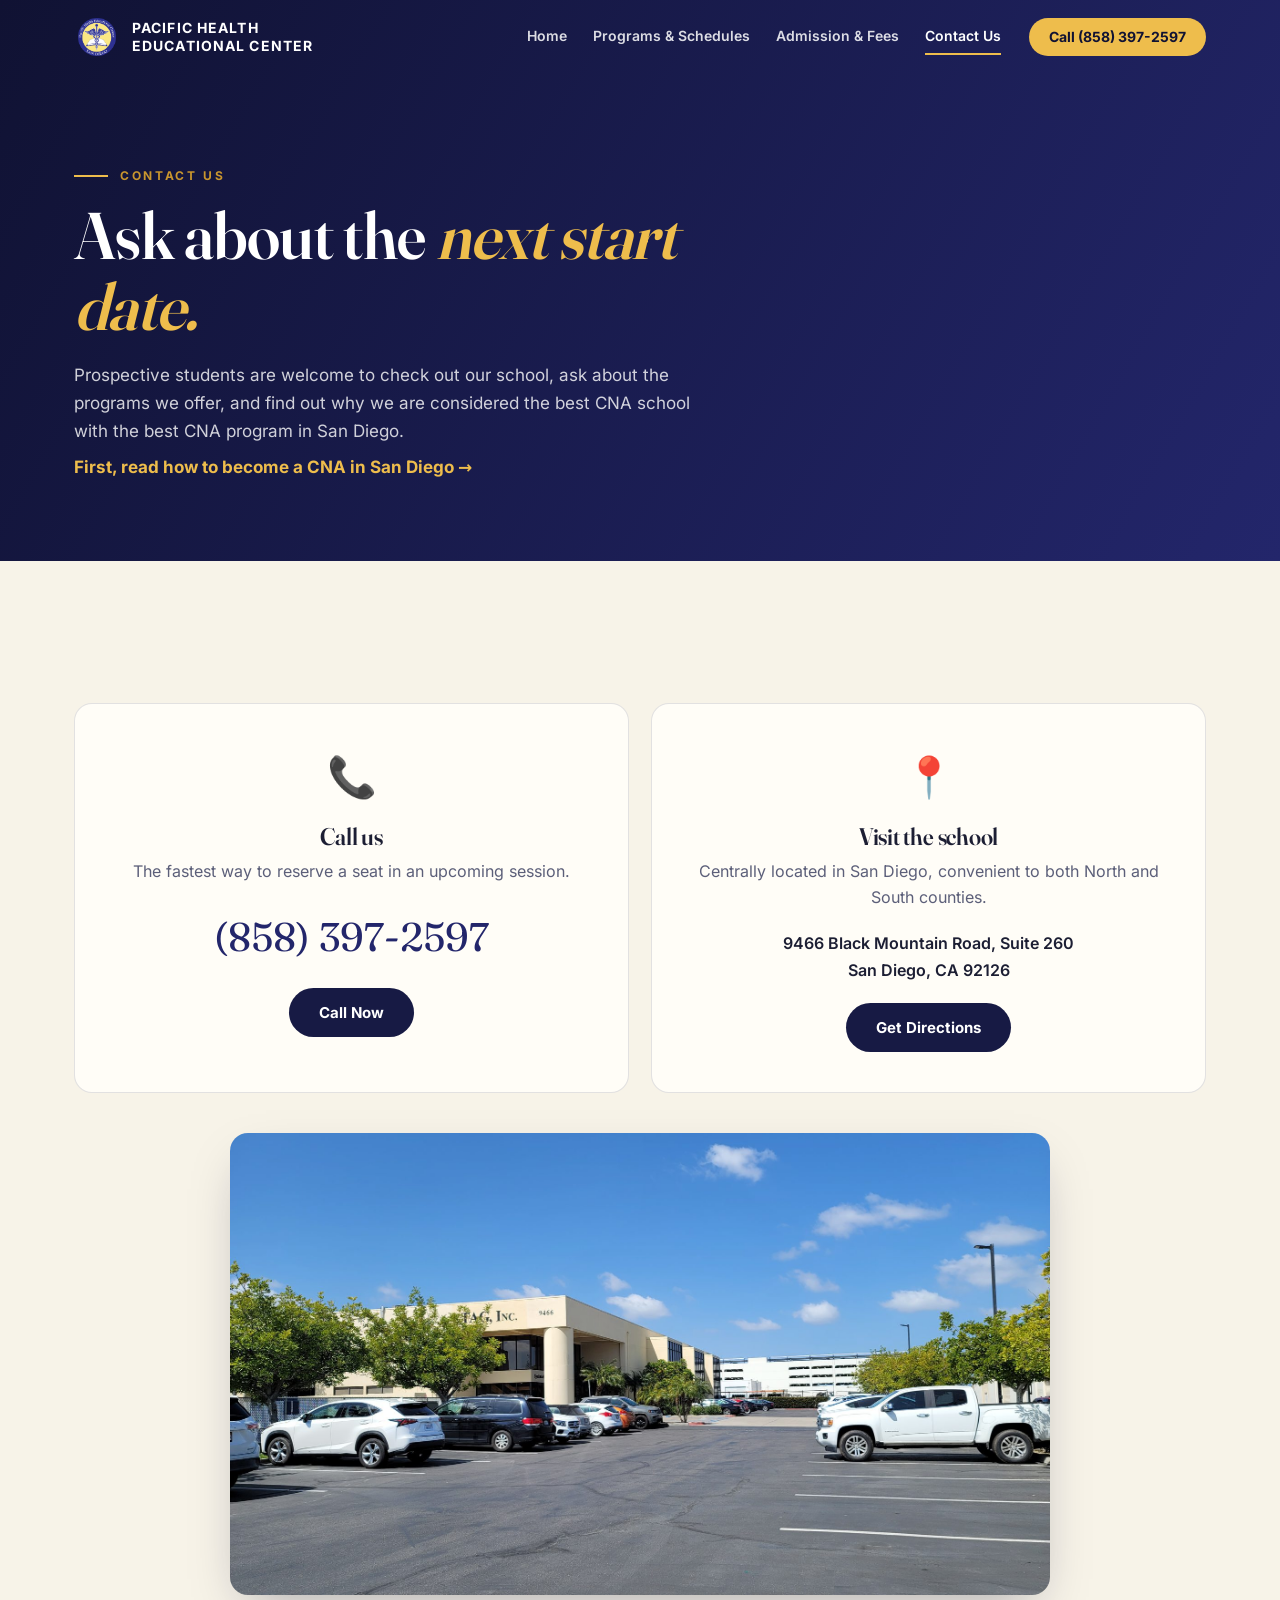
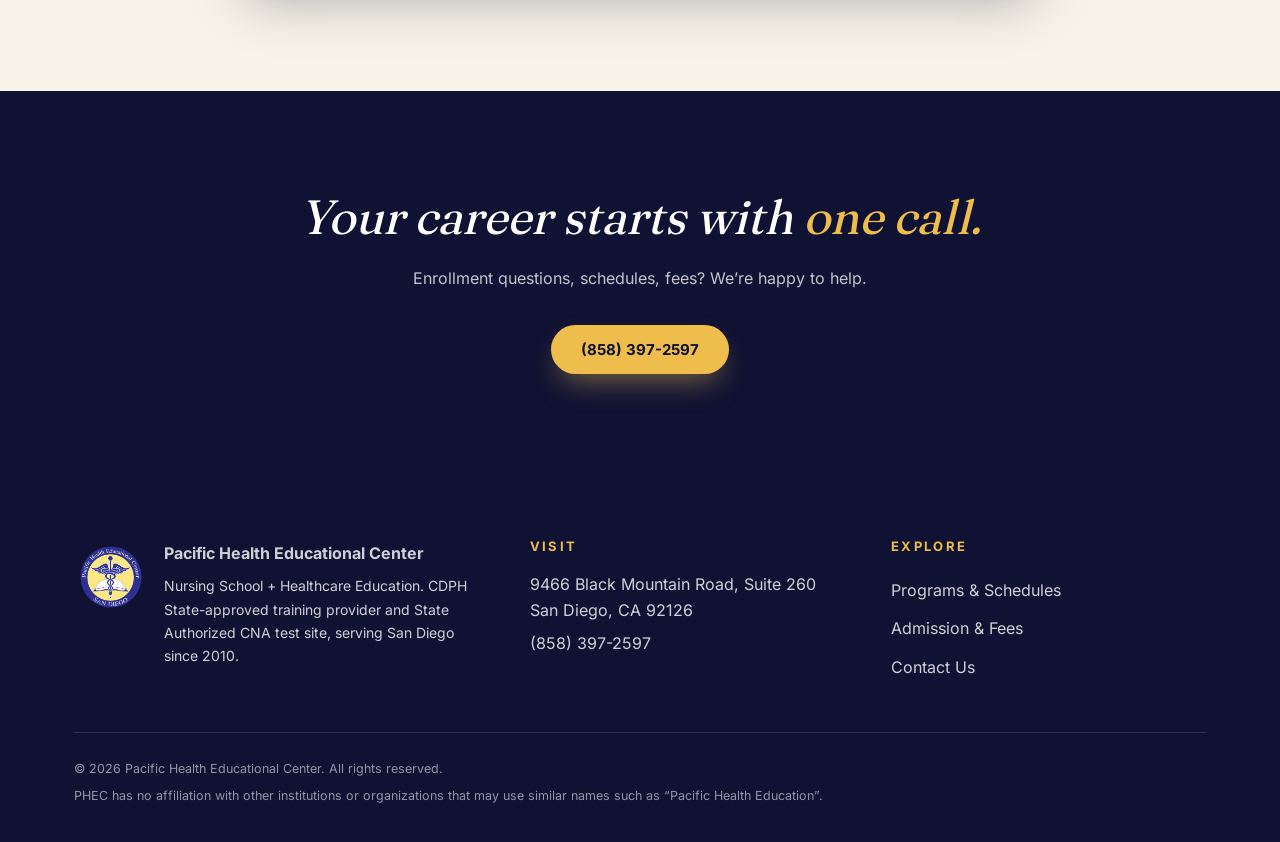
<file: contact/index.html>
<!DOCTYPE html>
<html lang="en">
<head>
  <meta name="robots" content="noindex, nofollow">
<meta charset="utf-8">
<meta name="viewport" content="width=device-width, initial-scale=1">
<title>Contact Us | Pacific Health Educational Center</title>
<meta name="description" content="Contact Pacific Health Educational Center: (858) 397-2597 · 9466 Black Mountain Road, Suite 260, San Diego, CA 92126.">
<link rel="icon" href="../assets/img/logos/seal-phec.png">
<link rel="preload" href="../assets/fonts/fraunces-latin.woff2" as="font" type="font/woff2" crossorigin>
<link rel="preload" href="../assets/fonts/inter-latin.woff2" as="font" type="font/woff2" crossorigin>
<link rel="stylesheet" href="../assets/fonts/fonts.css">
<link rel="stylesheet" href="../assets/css/main.css">
<link rel="canonical" href="https://www.pacifichealthedu.com/contact/">
<meta property="og:type" content="website">
<meta property="og:title" content="Contact Us | Pacific Health Educational Center">
<meta property="og:description" content="Contact Pacific Health Educational Center: (858) 397-2597 · 9466 Black Mountain Road, Suite 260, San Diego, CA 92126.">
<meta property="og:url" content="https://www.pacifichealthedu.com/contact/">
<meta property="og:image" content="https://www.pacifichealthedu.com/assets/img/building.jpg">
<meta name="twitter:card" content="summary_large_image">
<script type="application/ld+json">
{
  "@context": "https://schema.org",
  "@type": "LocalBusiness",
  "name": "Pacific Health Educational Center",
  "image": "https://www.pacifichealthedu.com/assets/img/building.jpg",
  "telephone": "+1-858-397-2597",
  "url": "https://www.pacifichealthedu.com/",
  "address": {
    "@type": "PostalAddress",
    "streetAddress": "9466 Black Mountain Road, Suite 260",
    "addressLocality": "San Diego",
    "addressRegion": "CA",
    "postalCode": "92126",
    "addressCountry": "US"
  }
}
</script>
</head>
<body>

<header class="site-header scrolled">
  <div class="wrap">
    <a class="brand" href="../index.html">
      <img src="../assets/img/logos/seal-phec.png" alt="Pacific Health Educational Center seal">
      <span><b>PACIFIC HEALTH</b><small>EDUCATIONAL CENTER</small></span>
    </a>
    <nav class="nav">
      <a href="../index.html">Home</a>
      <a href="../programs/index.html">Programs &amp; Schedules</a>
      <a href="../admission/index.html">Admission &amp; Fees</a>
      <a href="../contact/index.html" class="active">Contact Us</a>
    </nav>
    <a class="call-pill" href="tel:+18583972597">Call (858) 397-2597</a>
    <button class="burger" aria-label="Menu"><span></span><span></span><span></span></button>
  </div>
</header>

<main>

<section class="page-hero">
  <div class="wrap">
    <div class="kicker">Contact Us</div>
    <h1>Ask about the <em style="color:var(--gold);font-style:italic">next start date.</em></h1>
    <p>Prospective students are welcome to check out our school, ask about the programs we offer, and find out why we are considered the best CNA school with the best CNA program in San Diego.</p>
    <p style="margin-top:8px"><a href="../guides/how-to-become-a-cna-in-san-diego/index.html" style="color:var(--gold);font-weight:700">First, read how to become a CNA in San Diego →</a></p>
  </div>
</section>

<section class="section-cream">
  <div class="wrap">
    <div class="contact-grid">
      <div class="contact-card reveal">
        <div class="ico">📞</div>
        <h3>Call us</h3>
        <p>The fastest way to reserve a seat in an upcoming session.</p>
        <a class="big-tel" href="tel:+18583972597">(858) 397-2597</a>
        <a class="btn btn-navy" href="tel:+18583972597">Call Now</a>
      </div>
      <div class="contact-card reveal">
        <div class="ico">📍</div>
        <h3>Visit the school</h3>
        <p>Centrally located in San Diego, convenient to both North and South counties.</p>
        <p style="color:var(--ink);font-weight:600">9466 Black Mountain Road, Suite 260<br>San Diego, CA 92126</p>
        <a class="btn btn-navy" href="https://maps.google.com/?q=9466+Black+Mountain+Road+Suite+260+San+Diego+CA+92126" target="_blank" rel="noopener">Get Directions</a>
      </div>
    </div>
    <div style="text-align:center;margin-top:40px" class="reveal">
      <img src="../assets/img/building.jpg" alt="The PHEC building at 9466 Black Mountain Road" style="border-radius:var(--radius);box-shadow:var(--shadow);max-width:820px;width:100%;margin:0 auto">
    </div>
  </div>
</section>

<!-- INQUIRY FORM — approved but NOT yet implemented, per owner (2026-08-01):
     confirmed delivery inbox is pacifichealth.cna@gmail.com; add the form here
     (reuse the homepage convert-form markup + FormSubmit AJAX endpoint in
     main.js) when the family green-lights implementation. See docs/TODO.md. -->

<section class="section-navy quote-band">
  <div class="wrap">
    <blockquote class="reveal">Your career starts with <em>one call.</em></blockquote>
    <p class="reveal">Enrollment questions, schedules, fees? We’re happy to help.</p>
    <a class="btn btn-gold reveal" href="tel:+18583972597">(858) 397-2597</a>
  </div>
</section>

</main>

<footer>
  <div class="wrap">
    <div class="foot-grid">
      <div class="foot-brand">
        <img src="../assets/img/logos/seal-phec.png" alt="PHEC seal">
        <div>
          <b>Pacific Health Educational Center</b>
          <p>Nursing School + Healthcare Education. CDPH State-approved training provider and State Authorized CNA test site, serving San Diego since 2010.</p>
        </div>
      </div>
      <div>
        <h4>Visit</h4>
        <p>9466 Black Mountain Road, Suite 260<br>San Diego, CA 92126</p>
        <a href="tel:+18583972597">(858) 397-2597</a>
      </div>
      <div>
        <h4>Explore</h4>
        <a href="../programs/index.html">Programs &amp; Schedules</a>
        <a href="../admission/index.html">Admission &amp; Fees</a>
        <a href="../contact/index.html">Contact Us</a>
      </div>
    </div>
    <div class="foot-legal">
      <p>© 2026 Pacific Health Educational Center. All rights reserved.</p>
      <p>PHEC has no affiliation with other institutions or organizations that may use similar names such as “Pacific Health Education”.</p>
    </div>
  </div>
</footer>

<script src="../assets/js/main.js"></script>
</body>
</html>
</file>
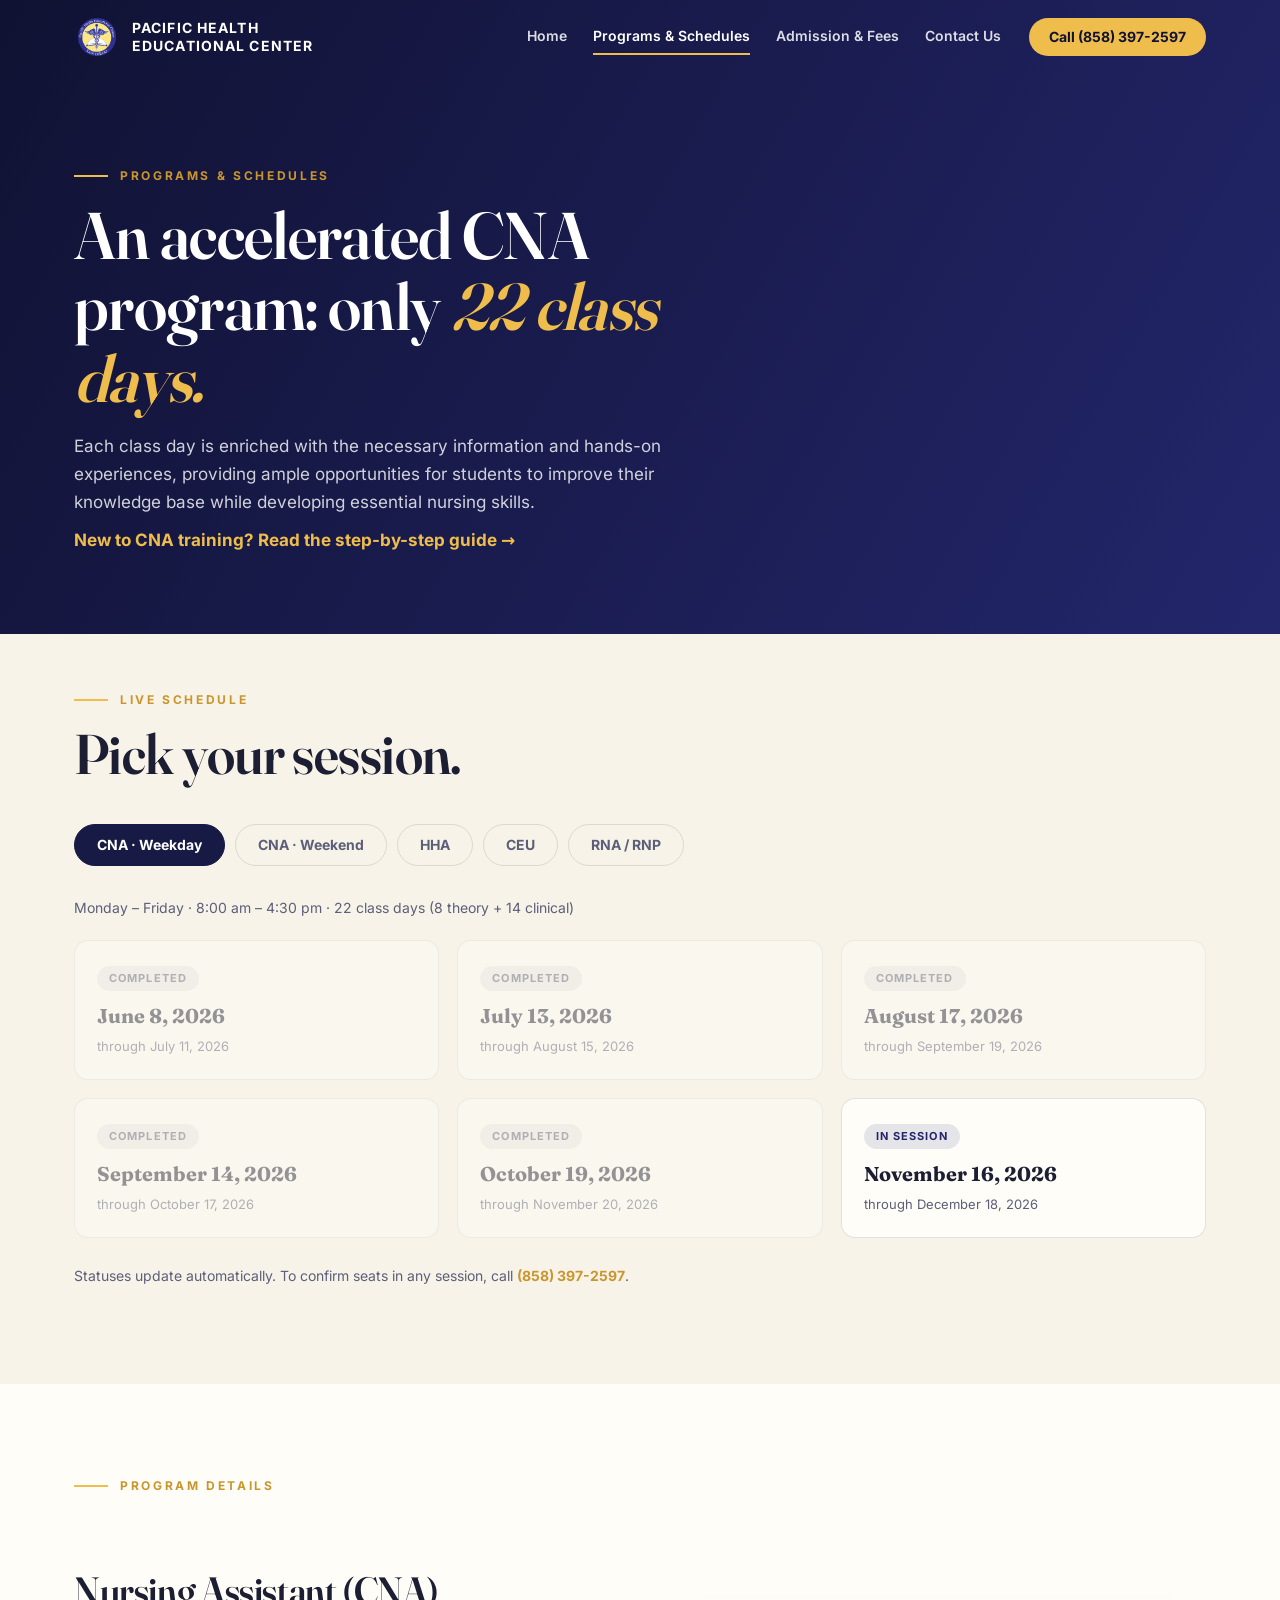
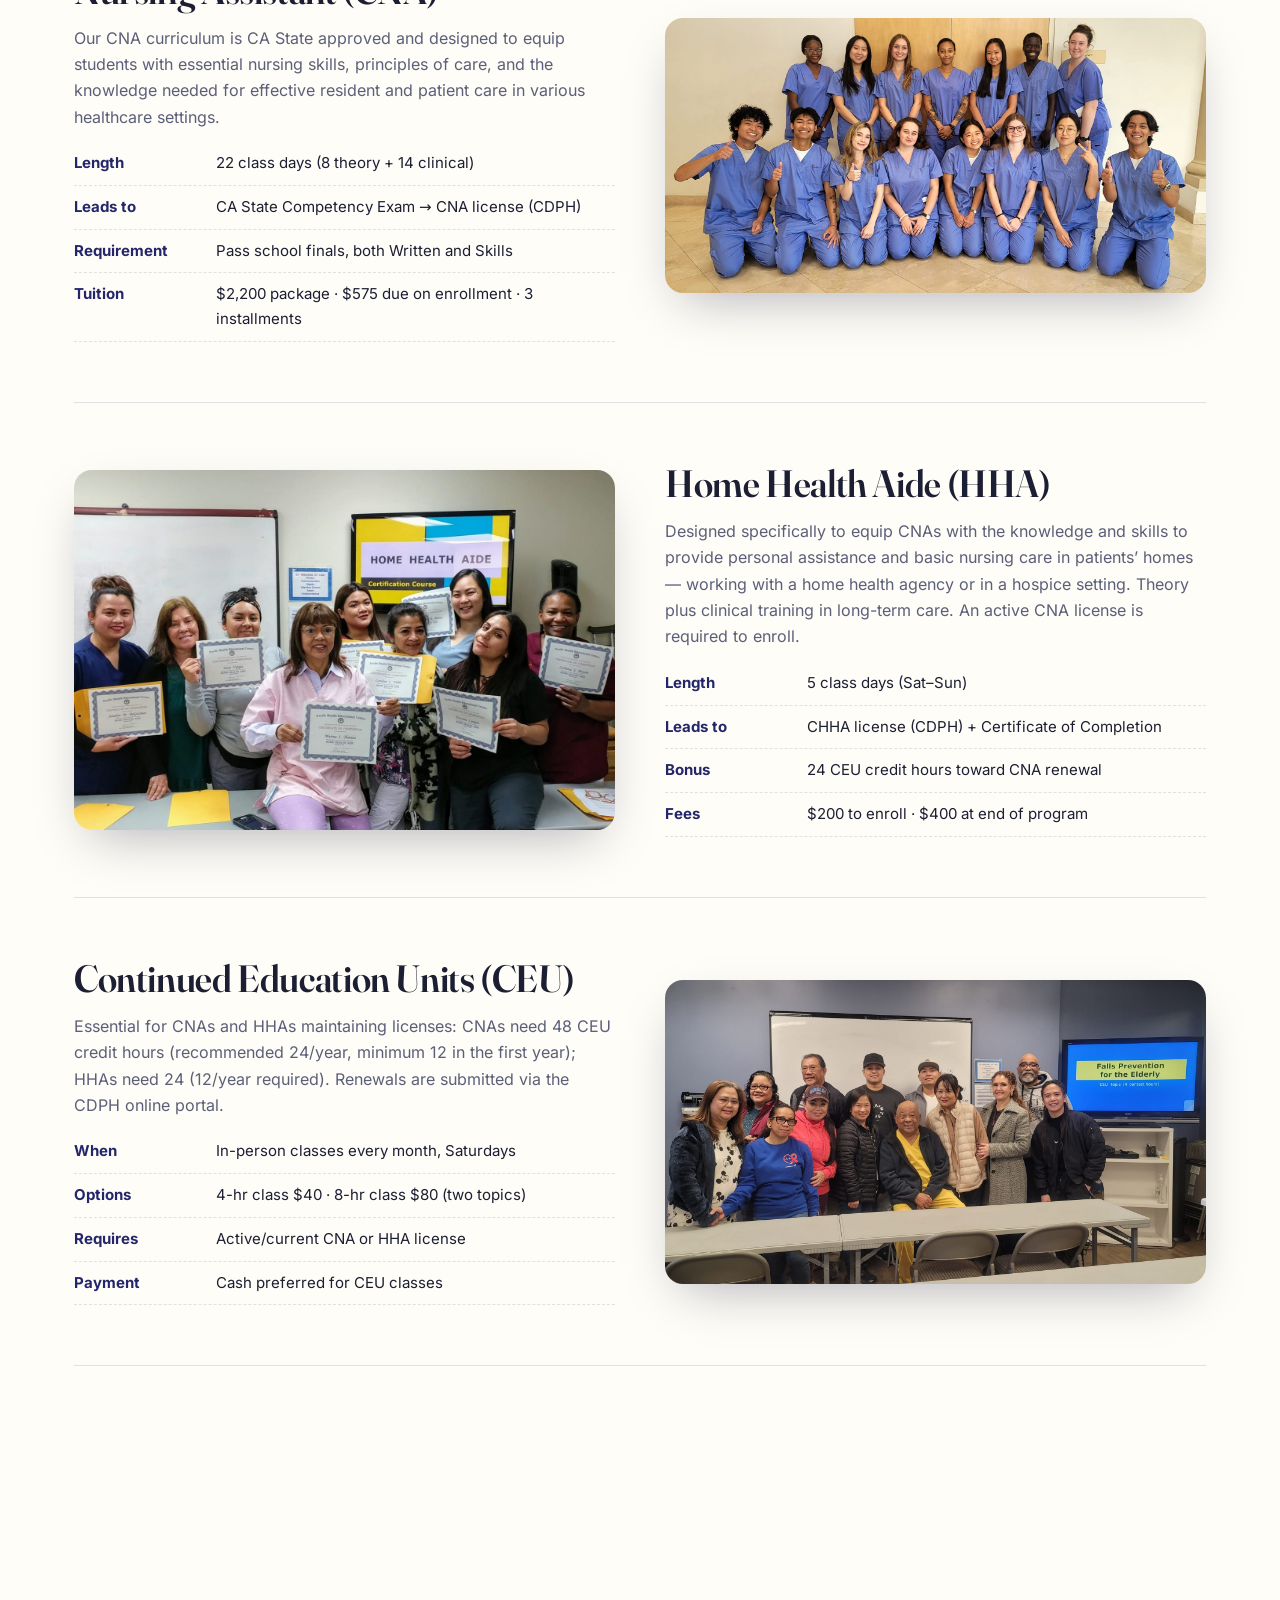
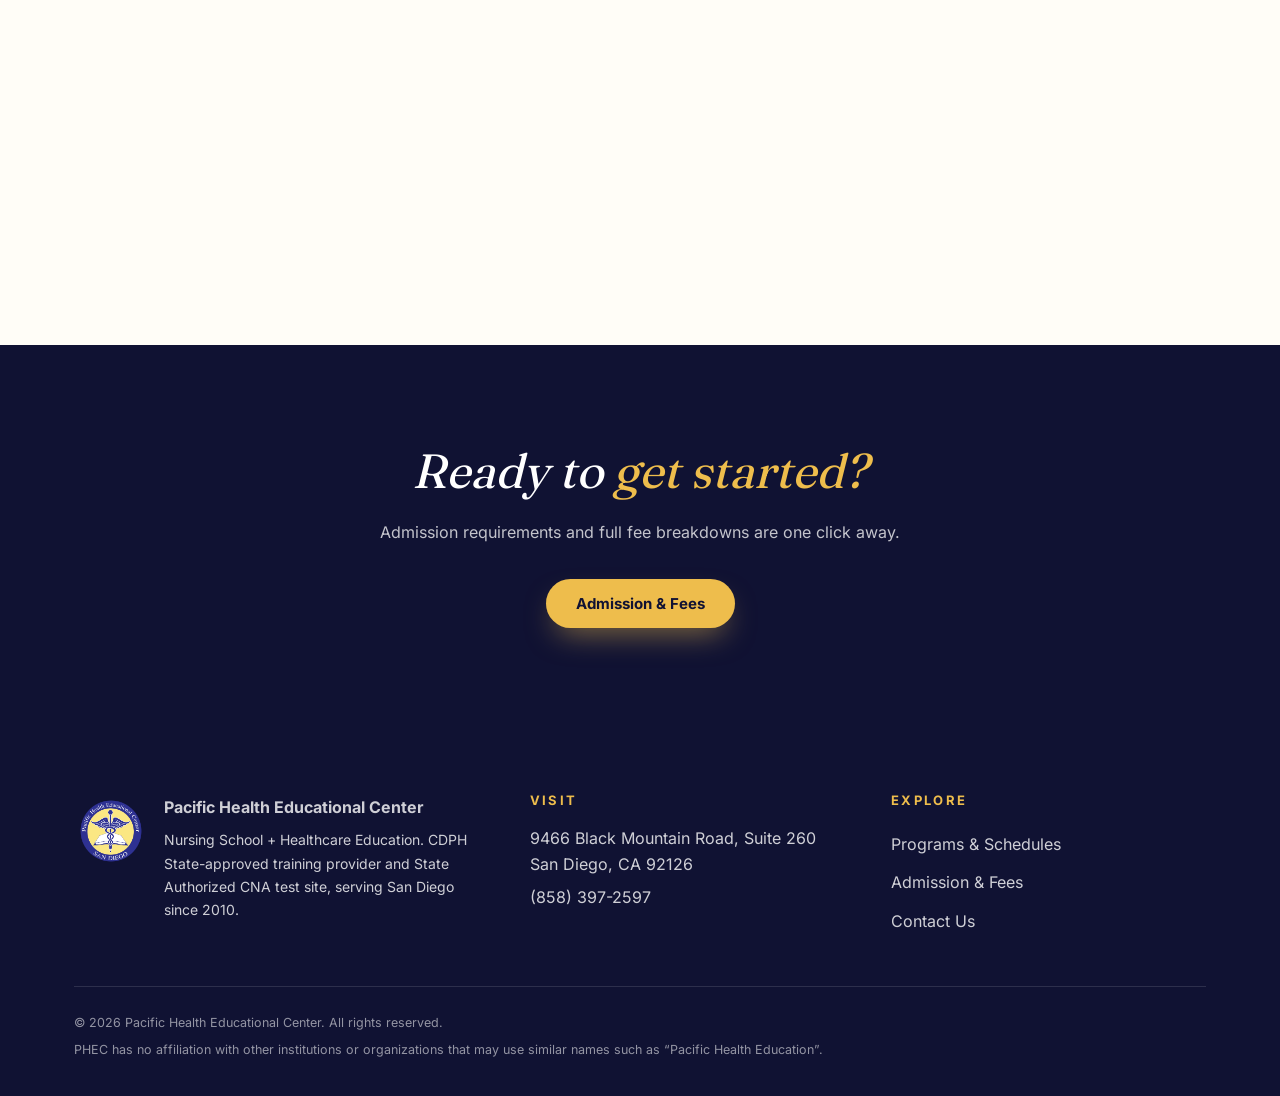
<file: programs/index.html>
<!DOCTYPE html>
<html lang="en">
<head>
  <meta name="robots" content="noindex, nofollow">
<meta charset="utf-8">
<meta name="viewport" content="width=device-width, initial-scale=1">
<!-- SEMRUSH-VALIDATE: title leads with "Accelerated CNA Program San Diego" because
     the Apify SERP snapshot (research/serp-findings.md) already showed this page
     ranking #2 for that exact phrase with no dedicated title match; confirm with
     real keyword volume once Semrush units are available. -->
<title>Accelerated CNA Program San Diego | Programs &amp; Schedules | Pacific Health Educational Center</title>
<meta name="description" content="Accelerated 22-day CNA program, HHA, monthly CEU classes and Restorative Nursing certification. Weekday and weekend sessions in San Diego.">
<link rel="icon" href="../assets/img/logos/seal-phec.png">
<link rel="preload" href="../assets/fonts/fraunces-latin.woff2" as="font" type="font/woff2" crossorigin>
<link rel="preload" href="../assets/fonts/inter-latin.woff2" as="font" type="font/woff2" crossorigin>
<link rel="stylesheet" href="../assets/fonts/fonts.css">
<link rel="stylesheet" href="../assets/css/main.css">
<link rel="canonical" href="https://www.pacifichealthedu.com/programs/">
<meta property="og:type" content="website">
<meta property="og:title" content="Accelerated CNA Program San Diego | Pacific Health Educational Center">
<meta property="og:description" content="Accelerated 22-day CNA program, HHA, monthly CEU classes and Restorative Nursing certification. Weekday and weekend sessions in San Diego.">
<meta property="og:url" content="https://www.pacifichealthedu.com/programs/">
<meta property="og:image" content="https://www.pacifichealthedu.com/assets/img/class-group-1.jpg">
<meta name="twitter:card" content="summary_large_image">
<script type="application/ld+json">
{
  "@context": "https://schema.org",
  "@graph": [
    {
      "@type": "Course",
      "name": "Nursing Assistant (CNA) Program",
      "description": "Accelerated 22-class-day CNA program: 8 days theory, 14 days clinical training. Leads to the CA State Competency Exam and a CDPH-issued CNA license.",
      "provider": { "@type": "EducationalOrganization", "name": "Pacific Health Educational Center", "sameAs": "https://www.pacifichealthedu.com/" }
    },
    {
      "@type": "Course",
      "name": "Home Health Aide (HHA) Program",
      "description": "5-class-day program for CNAs to earn a CHHA license, including theory and clinical training in long-term care.",
      "provider": { "@type": "EducationalOrganization", "name": "Pacific Health Educational Center", "sameAs": "https://www.pacifichealthedu.com/" }
    },
    {
      "@type": "Course",
      "name": "Restorative Nursing Program (RNP)",
      "description": "2-class-day advanced certification in Restorative Care for CNAs, issued by the Quality Care Health Foundation.",
      "provider": { "@type": "EducationalOrganization", "name": "Pacific Health Educational Center", "sameAs": "https://www.pacifichealthedu.com/" }
    }
  ]
}
</script>
</head>
<body>

<header class="site-header scrolled">
  <div class="wrap">
    <a class="brand" href="../index.html">
      <img src="../assets/img/logos/seal-phec.png" alt="Pacific Health Educational Center seal">
      <span><b>PACIFIC HEALTH</b><small>EDUCATIONAL CENTER</small></span>
    </a>
    <nav class="nav">
      <a href="../index.html">Home</a>
      <a href="../programs/index.html" class="active">Programs &amp; Schedules</a>
      <a href="../admission/index.html">Admission &amp; Fees</a>
      <a href="../contact/index.html">Contact Us</a>
    </nav>
    <a class="call-pill" href="tel:+18583972597">Call (858) 397-2597</a>
    <button class="burger" aria-label="Menu"><span></span><span></span><span></span></button>
  </div>
</header>

<main>

<section class="page-hero">
  <div class="wrap">
    <div class="kicker">Programs &amp; Schedules</div>
    <h1>An accelerated CNA program: only <em style="color:var(--gold);font-style:italic">22 class days.</em></h1>
    <p>Each class day is enriched with the necessary information and hands-on experiences, providing ample opportunities for students to improve their knowledge base while developing essential nursing skills.</p>
    <p style="margin-top:10px"><a href="../guides/how-to-become-a-cna-in-san-diego/index.html" style="color:var(--gold);font-weight:700">New to CNA training? Read the step-by-step guide →</a></p>
  </div>
</section>

<section class="section-cream" style="padding-top:60px">
  <div class="wrap">
    <div class="kicker reveal">Live Schedule</div>
    <h2 class="h-lg reveal">Pick your session.</h2>

    <div class="tabs reveal">
      <button class="tab-btn active" data-tab="panel-cna-wd">CNA · Weekday</button>
      <button class="tab-btn" data-tab="panel-cna-we">CNA · Weekend</button>
      <button class="tab-btn" data-tab="panel-hha">HHA</button>
      <button class="tab-btn" data-tab="panel-ceu">CEU</button>
      <button class="tab-btn" data-tab="panel-rna">RNA / RNP</button>
    </div>

    <div class="tab-panel active" id="panel-cna-wd">
      <p class="sched-note" style="margin:0 0 20px">Monday – Friday · 8:00 am – 4:30 pm · 22 class days (8 theory + 14 clinical)</p>
      <div class="cohort-list" id="cna-weekday-list"></div>
    </div>

    <div class="tab-panel" id="panel-cna-we">
      <p class="sched-note" style="margin:0 0 20px">Saturday – Sunday · 8:00 am – 4:30 pm · 22 class days (8 theory + 14 clinical)</p>
      <div class="cohort-list" id="cna-weekend-list"></div>
    </div>

    <div class="tab-panel" id="panel-hha">
      <p class="sched-note" style="margin:0 0 20px">Home Health Aide: weekend classes for licensed CNAs.</p>
      <div class="cohort-list">
        <div class="cohort">
          <span class="badge badge-soon">Schedule to be confirmed</span>
          <b>Next session</b>
          <div class="len">Sat–Sun · 5 class days · 8:00 am – 4:30 pm. Call (858) 397-2597 for the upcoming date.</div>
        </div>
      </div>
    </div>

    <div class="tab-panel" id="panel-ceu">
      <p class="sched-note" style="margin:0 0 20px">Saturdays · 4-hour (8:00 am – 12:30 pm) or 8-hour (8:00 am – 4:30 pm) classes · two topics per 8-hour class, certificate per topic</p>
      <div class="cohort-list" id="ceu-list"></div>
    </div>

    <div class="tab-panel" id="panel-rna">
      <p class="sched-note" style="margin:0 0 20px">Restorative Nursing Program: Sat &amp; Sun · 2 class days · 8:00 am – 4:30 pm · earns 8 CEU credit hours</p>
      <div class="cohort-list" id="rna-list"></div>
    </div>

    <p class="sched-note reveal">Statuses update automatically. To confirm seats in any session, call <a href="tel:+18583972597" style="color:var(--gold-deep);font-weight:700">(858) 397-2597</a>.</p>
  </div>
</section>

<section>
  <div class="wrap">
    <div class="kicker reveal">Program Details</div>

    <div class="detail-block" style="border-top:0">
      <div class="reveal">
        <h3>Nursing Assistant (CNA)</h3>
        <p>Our CNA curriculum is CA State approved and designed to equip students with essential nursing skills, principles of care, and the knowledge needed for effective resident and patient care in various healthcare settings.</p>
        <ul class="spec-list">
          <li><b>Length</b> 22 class days (8 theory + 14 clinical)</li>
          <li><b>Leads to</b> CA State Competency Exam → CNA license (CDPH)</li>
          <li><b>Requirement</b> Pass school finals, both Written and Skills</li>
          <li><b>Tuition</b> $2,200 package · $575 due on enrollment · 3 installments</li>
        </ul>
      </div>
      <img class="reveal" src="../assets/img/class-group-1.jpg" alt="A PHEC CNA class cohort in scrubs">
    </div>

    <div class="detail-block">
      <img class="reveal" src="../assets/img/class-hha-certs.jpg" alt="HHA students holding completion certificates">
      <div class="reveal">
        <h3>Home Health Aide (HHA)</h3>
        <p>Designed specifically to equip CNAs with the knowledge and skills to provide personal assistance and basic nursing care in patients’ homes — working with a home health agency or in a hospice setting. Theory plus clinical training in long-term care. An active CNA license is required to enroll.</p>
        <ul class="spec-list">
          <li><b>Length</b> 5 class days (Sat–Sun)</li>
          <li><b>Leads to</b> CHHA license (CDPH) + Certificate of Completion</li>
          <li><b>Bonus</b> 24 CEU credit hours toward CNA renewal</li>
          <li><b>Fees</b> $200 to enroll · $400 at end of program</li>
        </ul>
      </div>
    </div>

    <div class="detail-block">
      <div class="reveal">
        <h3>Continued Education Units (CEU)</h3>
        <p>Essential for CNAs and HHAs maintaining licenses: CNAs need 48 CEU credit hours (recommended 24/year, minimum 12 in the first year); HHAs need 24 (12/year required). Renewals are submitted via the CDPH online portal.</p>
        <ul class="spec-list">
          <li><b>When</b> In-person classes every month, Saturdays</li>
          <li><b>Options</b> 4-hr class $40 · 8-hr class $80 (two topics)</li>
          <li><b>Requires</b> Active/current CNA or HHA license</li>
          <li><b>Payment</b> Cash preferred for CEU classes</li>
        </ul>
      </div>
      <img class="reveal" src="../assets/img/class-ceu.jpg" alt="A monthly CEU class at PHEC">
    </div>

    <div class="detail-block">
      <img class="reveal" src="../assets/img/grads-certs.jpg" alt="Graduates with certificates at PHEC">
      <div class="reveal">
        <h3>Restorative Nursing Program (RNP)</h3>
        <p>An advanced certification course for CNAs interested in Restorative Care: theory and practical applications essential for therapeutic rehabilitation and career growth in long-term care.</p>
        <ul class="spec-list">
          <li><b>Length</b> 2 class days (Sat &amp; Sun)</li>
          <li><b>Leads to</b> RNA Certification issued by QCHF</li>
          <li><b>Bonus</b> 8 CEU credit hours toward CNA renewal</li>
          <li><b>Requires</b> Active CNA license + SNF work experience</li>
        </ul>
      </div>
    </div>
  </div>
</section>

<section class="section-navy quote-band">
  <div class="wrap">
    <blockquote class="reveal">Ready to <em>get started?</em></blockquote>
    <p class="reveal">Admission requirements and full fee breakdowns are one click away.</p>
    <a class="btn btn-gold reveal" href="../admission/index.html">Admission &amp; Fees</a>
  </div>
</section>

</main>

<footer>
  <div class="wrap">
    <div class="foot-grid">
      <div class="foot-brand">
        <img src="../assets/img/logos/seal-phec.png" alt="PHEC seal">
        <div>
          <b>Pacific Health Educational Center</b>
          <p>Nursing School + Healthcare Education. CDPH State-approved training provider and State Authorized CNA test site, serving San Diego since 2010.</p>
        </div>
      </div>
      <div>
        <h4>Visit</h4>
        <p>9466 Black Mountain Road, Suite 260<br>San Diego, CA 92126</p>
        <a href="tel:+18583972597">(858) 397-2597</a>
      </div>
      <div>
        <h4>Explore</h4>
        <a href="../programs/index.html">Programs &amp; Schedules</a>
        <a href="../admission/index.html">Admission &amp; Fees</a>
        <a href="../contact/index.html">Contact Us</a>
      </div>
    </div>
    <div class="foot-legal">
      <p>© 2026 Pacific Health Educational Center. All rights reserved.</p>
      <p>PHEC has no affiliation with other institutions or organizations that may use similar names such as “Pacific Health Education”.</p>
    </div>
  </div>
</footer>

<script src="../assets/js/schedule-data.js"></script>
<script src="../assets/js/main.js"></script>
</body>
</html>
</file>
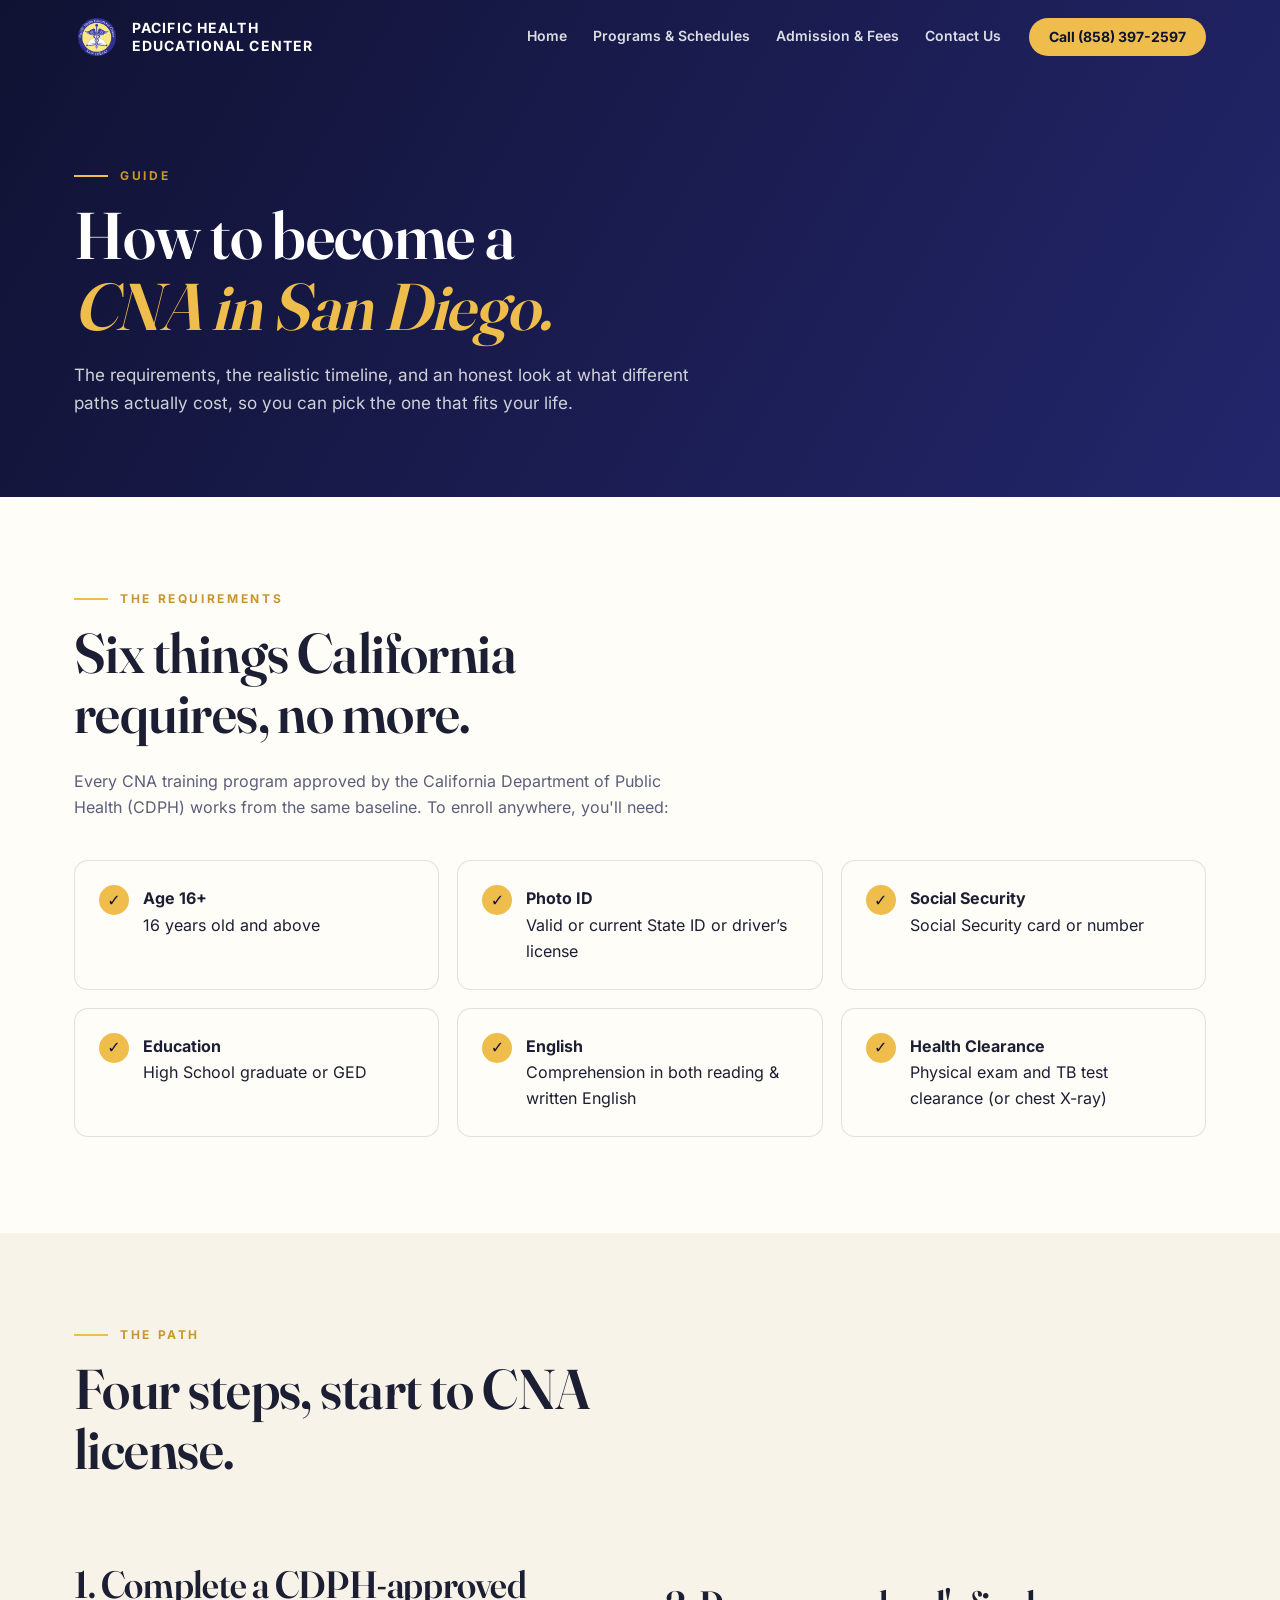
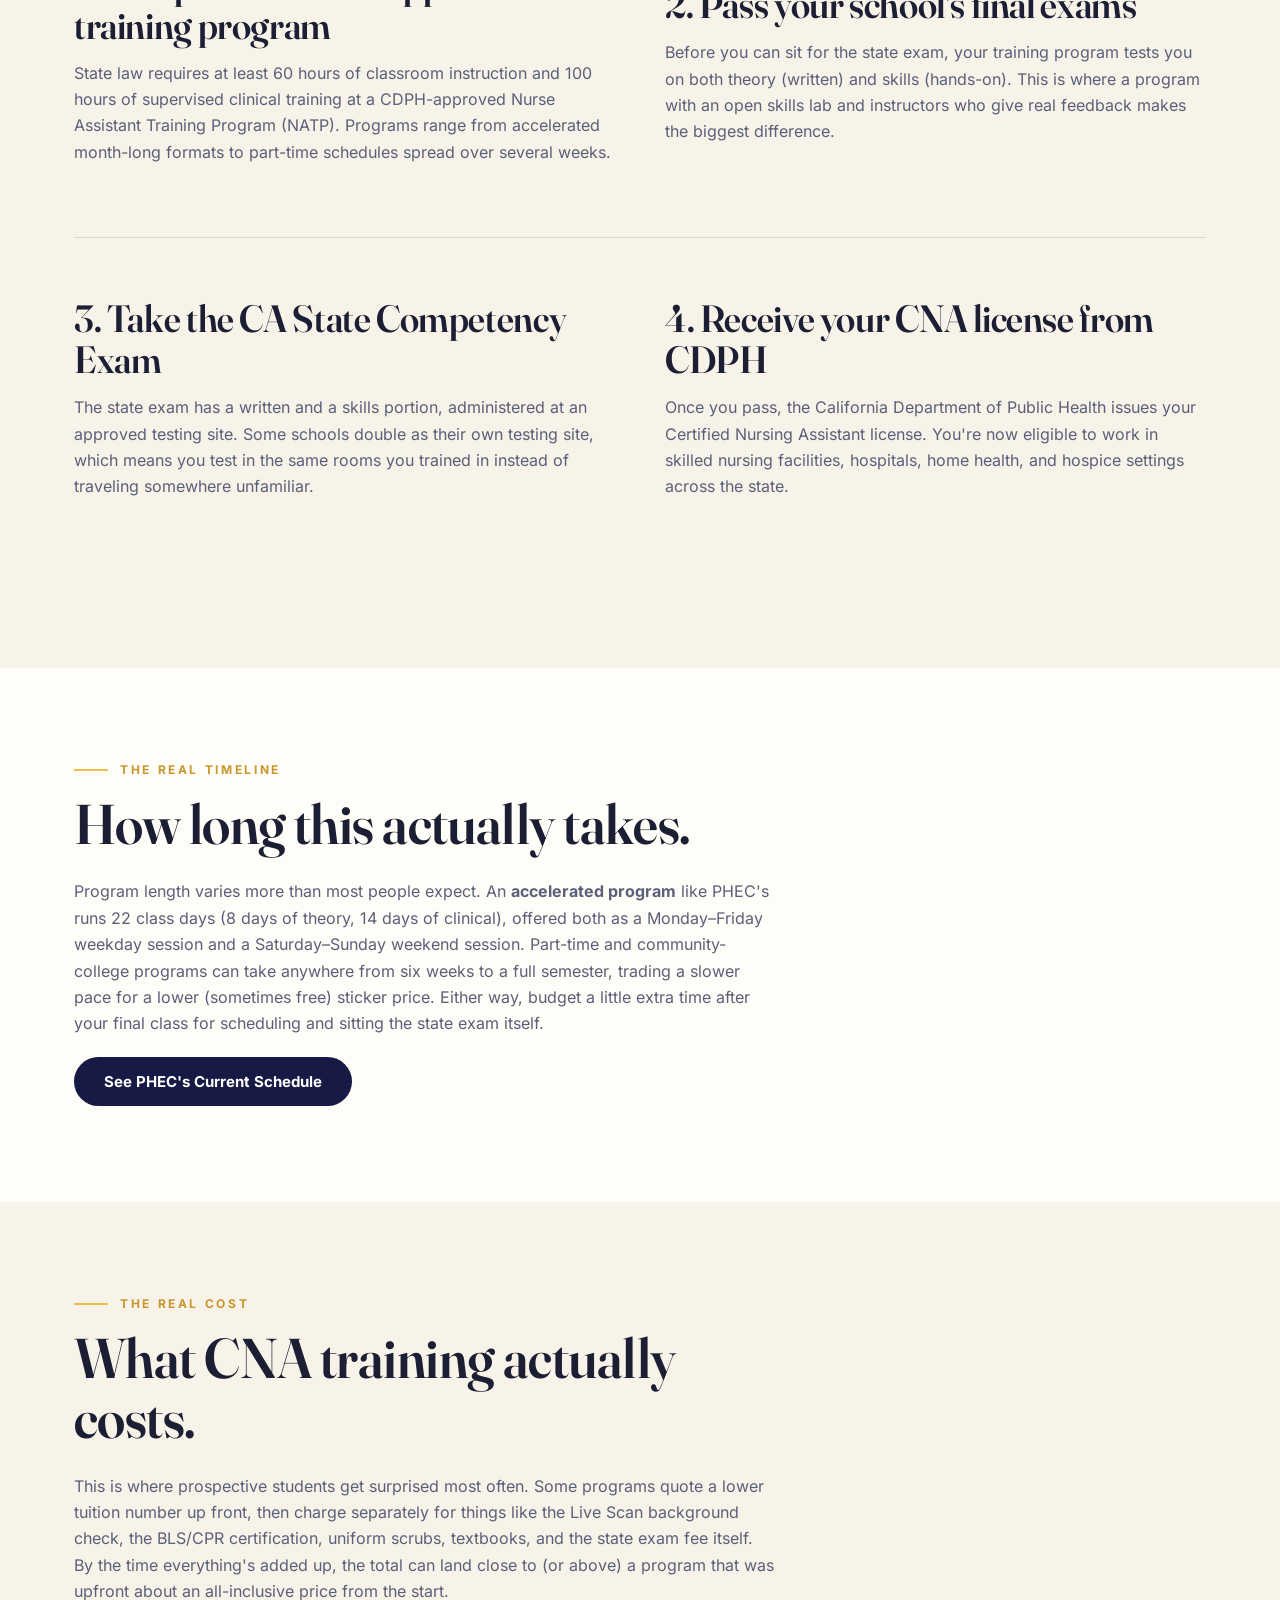
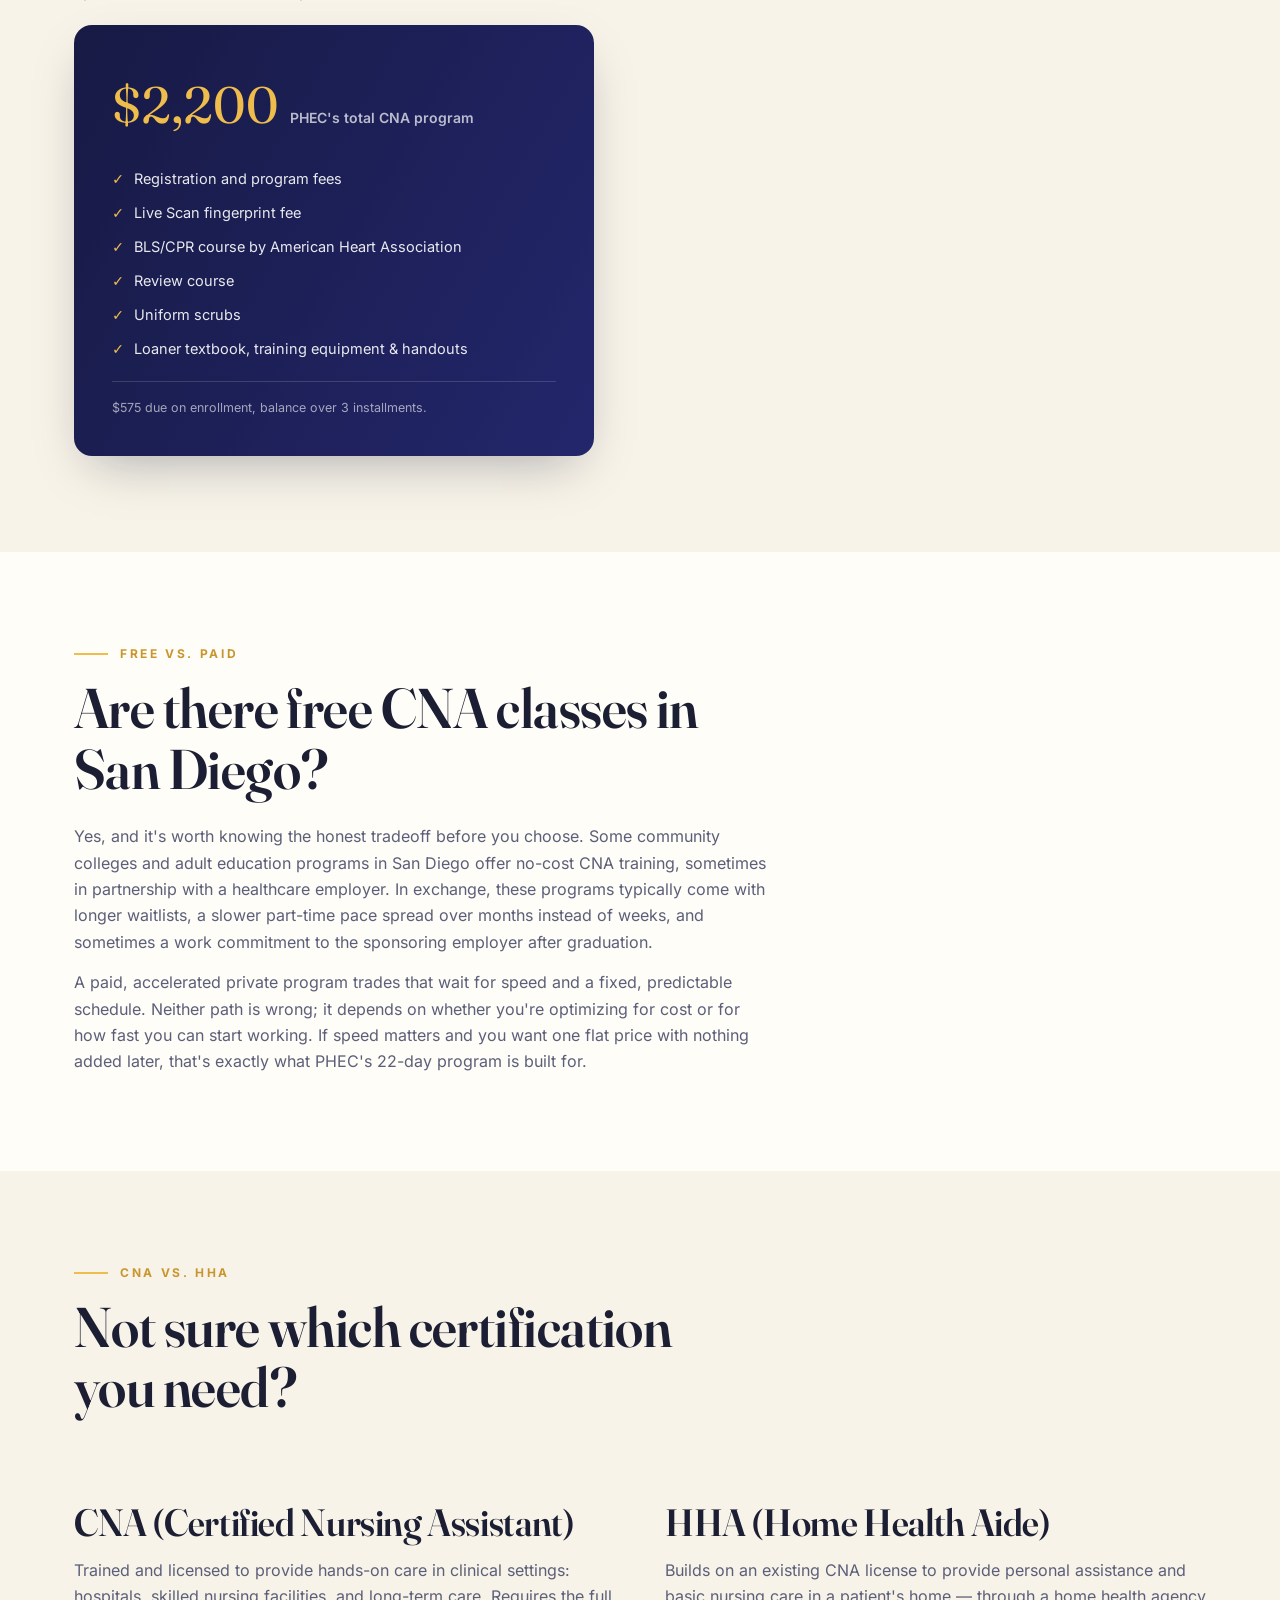
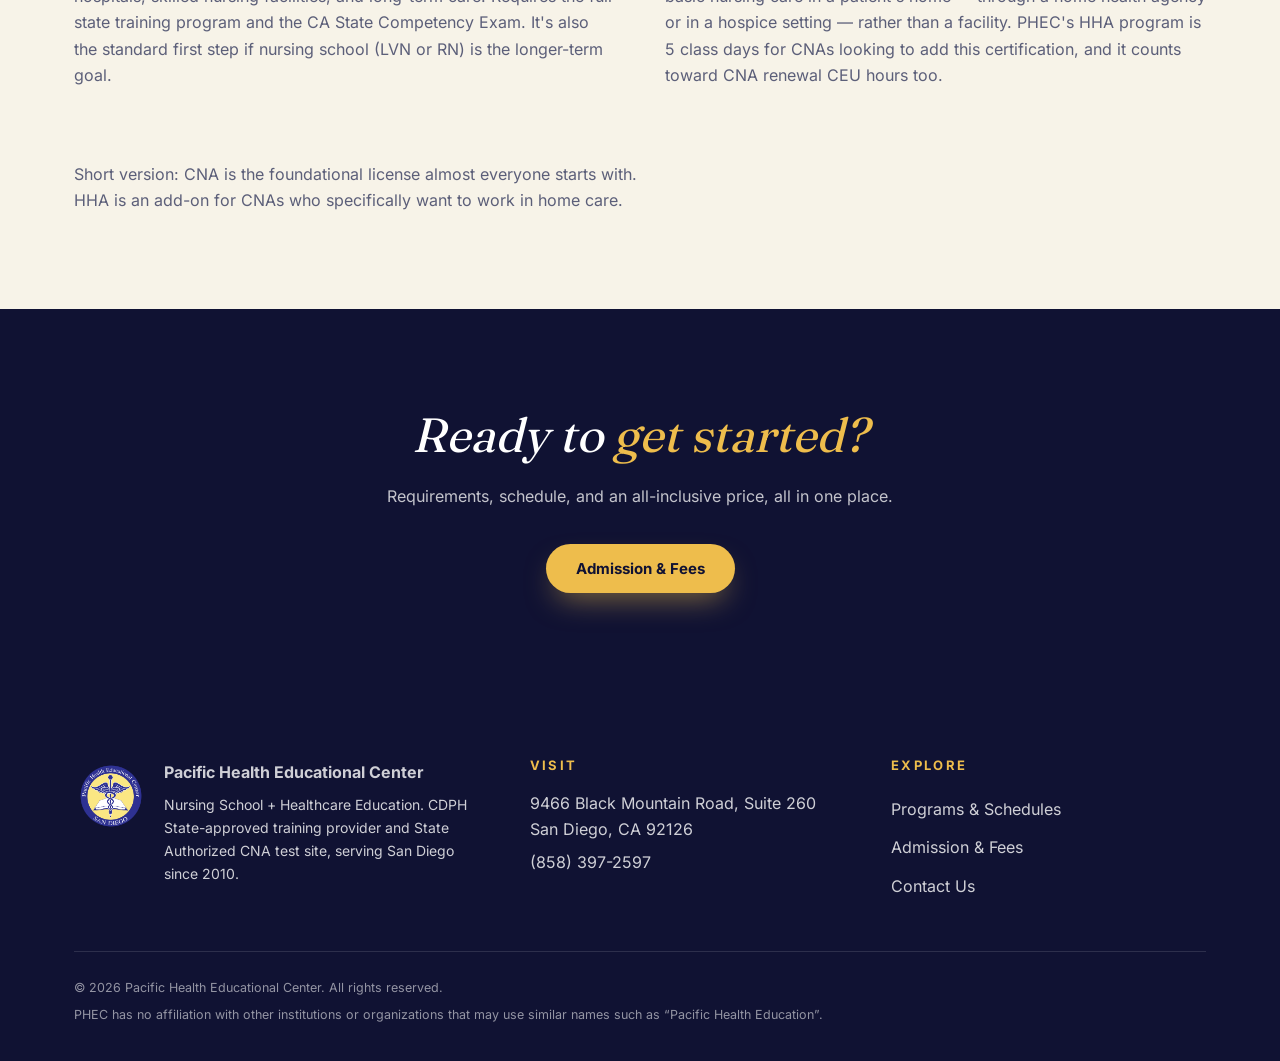
<file: guides/how-to-become-a-cna-in-san-diego/index.html>
<!DOCTYPE html>
<html lang="en">
<head>
  <meta name="robots" content="noindex, nofollow">
<meta charset="utf-8">
<meta name="viewport" content="width=device-width, initial-scale=1">
<title>How to Become a CNA in San Diego (2026 Guide) | Pacific Health Educational Center</title>
<meta name="description" content="A step-by-step guide to becoming a Certified Nursing Assistant in San Diego: requirements, timeline, real costs, and how free and accelerated paths compare.">
<link rel="icon" href="../../assets/img/logos/seal-phec.png">
<link rel="preload" href="../../assets/fonts/fraunces-latin.woff2" as="font" type="font/woff2" crossorigin>
<link rel="preload" href="../../assets/fonts/inter-latin.woff2" as="font" type="font/woff2" crossorigin>
<link rel="stylesheet" href="../../assets/fonts/fonts.css">
<link rel="stylesheet" href="../../assets/css/main.css">
<link rel="canonical" href="https://www.pacifichealthedu.com/guides/how-to-become-a-cna-in-san-diego/">
<meta property="og:type" content="article">
<meta property="og:title" content="How to Become a CNA in San Diego (2026 Guide)">
<meta property="og:description" content="Requirements, timeline, real costs, and how free and accelerated paths compare.">
<meta property="og:url" content="https://www.pacifichealthedu.com/guides/how-to-become-a-cna-in-san-diego/">
<meta property="og:image" content="https://www.pacifichealthedu.com/assets/img/pass-100-a.jpg">
<meta name="twitter:card" content="summary_large_image">
<script type="application/ld+json">
{
  "@context": "https://schema.org",
  "@type": "HowTo",
  "name": "How to Become a CNA in San Diego",
  "step": [
    { "@type": "HowToStep", "name": "Complete a CDPH-approved training program", "text": "At least 60 hours of classroom instruction and 100 hours of supervised clinical training at a CDPH-approved Nurse Assistant Training Program." },
    { "@type": "HowToStep", "name": "Pass your school's final exams", "text": "Both a written theory exam and a hands-on skills exam administered by your training program." },
    { "@type": "HowToStep", "name": "Take the CA State Competency Exam", "text": "A written and a skills portion, administered at a state-approved testing site." },
    { "@type": "HowToStep", "name": "Receive your CNA license from CDPH", "text": "The California Department of Public Health issues your Certified Nursing Assistant license." }
  ]
}
</script>
</head>
<body>

<header class="site-header scrolled">
  <div class="wrap">
    <a class="brand" href="../../index.html">
      <img src="../../assets/img/logos/seal-phec.png" alt="Pacific Health Educational Center seal">
      <span><b>PACIFIC HEALTH</b><small>EDUCATIONAL CENTER</small></span>
    </a>
    <nav class="nav">
      <a href="../../index.html">Home</a>
      <a href="../../programs/index.html">Programs &amp; Schedules</a>
      <a href="../../admission/index.html">Admission &amp; Fees</a>
      <a href="../../contact/index.html">Contact Us</a>
    </nav>
    <a class="call-pill" href="tel:+18583972597">Call (858) 397-2597</a>
    <button class="burger" aria-label="Menu"><span></span><span></span><span></span></button>
  </div>
</header>

<main>

<section class="page-hero">
  <div class="wrap">
    <div class="kicker">Guide</div>
    <h1>How to become a<br><em style="color:var(--gold);font-style:italic">CNA in San Diego.</em></h1>
    <p>The requirements, the realistic timeline, and an honest look at what different paths actually cost, so you can pick the one that fits your life.</p>
  </div>
</section>

<section>
  <div class="wrap">
    <div class="kicker reveal">The Requirements</div>
    <h2 class="h-lg reveal">Six things California requires, no more.</h2>
    <p class="reveal" style="max-width:60ch;color:var(--muted)">Every CNA training program approved by the California Department of Public Health (CDPH) works from the same baseline. To enroll anywhere, you'll need:</p>
    <div class="req-grid">
      <div class="req reveal"><span class="check">✓</span><div><b>Age 16+</b><br>16 years old and above</div></div>
      <div class="req reveal"><span class="check">✓</span><div><b>Photo ID</b><br>Valid or current State ID or driver’s license</div></div>
      <div class="req reveal"><span class="check">✓</span><div><b>Social Security</b><br>Social Security card or number</div></div>
      <div class="req reveal"><span class="check">✓</span><div><b>Education</b><br>High School graduate or GED</div></div>
      <div class="req reveal"><span class="check">✓</span><div><b>English</b><br>Comprehension in both reading &amp; written English</div></div>
      <div class="req reveal"><span class="check">✓</span><div><b>Health Clearance</b><br>Physical exam and TB test clearance (or chest X-ray)</div></div>
    </div>
  </div>
</section>

<section class="section-cream">
  <div class="wrap">
    <div class="kicker reveal">The Path</div>
    <h2 class="h-lg reveal">Four steps, start to CNA license.</h2>
    <div class="detail-block" style="border-top:0">
      <div class="reveal">
        <h3>1. Complete a CDPH-approved training program</h3>
        <p>State law requires at least 60 hours of classroom instruction and 100 hours of supervised clinical training at a CDPH-approved Nurse Assistant Training Program (NATP). Programs range from accelerated month-long formats to part-time schedules spread over several weeks.</p>
      </div>
      <div class="reveal">
        <h3>2. Pass your school's final exams</h3>
        <p>Before you can sit for the state exam, your training program tests you on both theory (written) and skills (hands-on). This is where a program with an open skills lab and instructors who give real feedback makes the biggest difference.</p>
      </div>
    </div>
    <div class="detail-block">
      <div class="reveal">
        <h3>3. Take the CA State Competency Exam</h3>
        <p>The state exam has a written and a skills portion, administered at an approved testing site. Some schools double as their own testing site, which means you test in the same rooms you trained in instead of traveling somewhere unfamiliar.</p>
      </div>
      <div class="reveal">
        <h3>4. Receive your CNA license from CDPH</h3>
        <p>Once you pass, the California Department of Public Health issues your Certified Nursing Assistant license. You're now eligible to work in skilled nursing facilities, hospitals, home health, and hospice settings across the state.</p>
      </div>
    </div>
  </div>
</section>

<section>
  <div class="wrap">
    <div class="kicker reveal">The Real Timeline</div>
    <h2 class="h-lg reveal">How long this actually takes.</h2>
    <p class="reveal" style="max-width:70ch;color:var(--muted);margin-bottom:20px">Program length varies more than most people expect. An <strong>accelerated program</strong> like PHEC's runs 22 class days (8 days of theory, 14 days of clinical), offered both as a Monday–Friday weekday session and a Saturday–Sunday weekend session. Part-time and community-college programs can take anywhere from six weeks to a full semester, trading a slower pace for a lower (sometimes free) sticker price. Either way, budget a little extra time after your final class for scheduling and sitting the state exam itself.</p>
    <a class="btn btn-navy reveal" href="../../programs/index.html">See PHEC's Current Schedule</a>
  </div>
</section>

<section class="section-cream">
  <div class="wrap">
    <div class="kicker reveal">The Real Cost</div>
    <h2 class="h-lg reveal">What CNA training actually costs.</h2>
    <p class="reveal" style="max-width:70ch;color:var(--muted);margin-bottom:20px">This is where prospective students get surprised most often. Some programs quote a lower tuition number up front, then charge separately for things like the Live Scan background check, the BLS/CPR certification, uniform scrubs, textbooks, and the state exam fee itself. By the time everything's added up, the total can land close to (or above) a program that was upfront about an all-inclusive price from the start.</p>
    <div class="price-panel reveal" style="max-width:520px">
      <div class="amount">$2,200 <small>PHEC's total CNA program</small></div>
      <ul>
        <li>Registration and program fees</li>
        <li>Live Scan fingerprint fee</li>
        <li>BLS/CPR course by American Heart Association</li>
        <li>Review course</li>
        <li>Uniform scrubs</li>
        <li>Loaner textbook, training equipment &amp; handouts</li>
      </ul>
      <p class="note">$575 due on enrollment, balance over 3 installments.</p>
    </div>
  </div>
</section>

<section>
  <div class="wrap">
    <div class="kicker reveal">Free vs. Paid</div>
    <h2 class="h-lg reveal">Are there free CNA classes in San Diego?</h2>
    <p class="reveal" style="max-width:70ch;color:var(--muted)">Yes, and it's worth knowing the honest tradeoff before you choose. Some community colleges and adult education programs in San Diego offer no-cost CNA training, sometimes in partnership with a healthcare employer. In exchange, these programs typically come with longer waitlists, a slower part-time pace spread over months instead of weeks, and sometimes a work commitment to the sponsoring employer after graduation.</p>
    <p class="reveal" style="max-width:70ch;color:var(--muted);margin-top:14px">A paid, accelerated private program trades that wait for speed and a fixed, predictable schedule. Neither path is wrong; it depends on whether you're optimizing for cost or for how fast you can start working. If speed matters and you want one flat price with nothing added later, that's exactly what PHEC's 22-day program is built for.</p>
  </div>
</section>

<section class="section-cream">
  <div class="wrap">
    <div class="kicker reveal">CNA vs. HHA</div>
    <h2 class="h-lg reveal">Not sure which certification you need?</h2>
    <div class="detail-block" style="border-top:0">
      <div class="reveal">
        <h3>CNA (Certified Nursing Assistant)</h3>
        <p>Trained and licensed to provide hands-on care in clinical settings: hospitals, skilled nursing facilities, and long-term care. Requires the full state training program and the CA State Competency Exam. It's also the standard first step if nursing school (LVN or RN) is the longer-term goal.</p>
      </div>
      <div class="reveal">
        <h3>HHA (Home Health Aide)</h3>
        <p>Builds on an existing CNA license to provide personal assistance and basic nursing care in a patient's home — through a home health agency or in a hospice setting — rather than a facility. PHEC's HHA program is 5 class days for CNAs looking to add this certification, and it counts toward CNA renewal CEU hours too.</p>
      </div>
    </div>
    <p class="reveal" style="max-width:60ch;color:var(--muted)">Short version: CNA is the foundational license almost everyone starts with. HHA is an add-on for CNAs who specifically want to work in home care.</p>
  </div>
</section>

<section class="section-navy quote-band">
  <div class="wrap">
    <blockquote class="reveal">Ready to <em>get started?</em></blockquote>
    <p class="reveal">Requirements, schedule, and an all-inclusive price, all in one place.</p>
    <a class="btn btn-gold reveal" href="../../admission/index.html">Admission &amp; Fees</a>
  </div>
</section>

</main>

<footer>
  <div class="wrap">
    <div class="foot-grid">
      <div class="foot-brand">
        <img src="../../assets/img/logos/seal-phec.png" alt="PHEC seal">
        <div>
          <b>Pacific Health Educational Center</b>
          <p>Nursing School + Healthcare Education. CDPH State-approved training provider and State Authorized CNA test site, serving San Diego since 2010.</p>
        </div>
      </div>
      <div>
        <h4>Visit</h4>
        <p>9466 Black Mountain Road, Suite 260<br>San Diego, CA 92126</p>
        <a href="tel:+18583972597">(858) 397-2597</a>
      </div>
      <div>
        <h4>Explore</h4>
        <a href="../../programs/index.html">Programs &amp; Schedules</a>
        <a href="../../admission/index.html">Admission &amp; Fees</a>
        <a href="../../contact/index.html">Contact Us</a>
      </div>
    </div>
    <div class="foot-legal">
      <p>© 2026 Pacific Health Educational Center. All rights reserved.</p>
      <p>PHEC has no affiliation with other institutions or organizations that may use similar names such as “Pacific Health Education”.</p>
    </div>
  </div>
</footer>

<script src="../../assets/js/main.js"></script>
</body>
</html>
</file>
<file: assets/fonts/fonts.css>
@font-face {
  font-family: 'Fraunces';
  font-style: normal;
  font-weight: 400 700;
  font-display: swap;
  src: url(fraunces-latin.woff2) format('woff2');
  unicode-range: U+0000-00FF, U+0131, U+0152-0153, U+02BB-02BC, U+02C6, U+02DA, U+02DC, U+0304, U+0308, U+0329, U+2000-206F, U+20AC, U+2122, U+2191, U+2193, U+2212, U+2215, U+FEFF, U+FFFD;
}
@font-face {
  font-family: 'Inter';
  font-style: normal;
  font-weight: 400 700;
  font-display: swap;
  src: url(inter-latin.woff2) format('woff2');
  unicode-range: U+0000-00FF, U+0131, U+0152-0153, U+02BB-02BC, U+02C6, U+02DA, U+02DC, U+0304, U+0308, U+0329, U+2000-206F, U+20AC, U+2122, U+2191, U+2193, U+2212, U+2215, U+FEFF, U+FFFD;
}
</file>
<file: assets/css/main.css>
/* PHEC design system — navy + gold from the school's own seal.
   Editorial serif display (Fraunces) over Inter. No frameworks. */

:root {
  --navy-950: #101233;
  --navy-900: #171a44;
  --navy-800: #23266b;
  --navy-700: #2c3080;
  --gold: #eebd4c;
  --gold-deep: #c9962e;
  --cream: #f7f3e8;
  --paper: #fffdf7;
  --ink: #1c1e33;
  --muted: #5c5f79;
  --line: rgba(23, 26, 68, 0.12);
  --serif: "Fraunces", Georgia, serif;
  --sans: "Inter", "Segoe UI", system-ui, sans-serif;
  --shadow: 0 20px 50px -18px rgba(16, 18, 51, 0.35);
  --radius: 18px;
}

* { box-sizing: border-box; margin: 0; padding: 0; }
html { scroll-behavior: smooth; }
body {
  font-family: var(--sans);
  color: var(--ink);
  background: var(--paper);
  line-height: 1.65;
  -webkit-font-smoothing: antialiased;
}
img { max-width: 100%; display: block; }
a { color: inherit; text-decoration: none; }
ul { list-style: none; }

.wrap { max-width: 1180px; margin: 0 auto; padding: 0 24px; }

/* ---------- typography ---------- */
h1, h2, h3, .display {
  font-family: var(--serif);
  font-variation-settings: "opsz" 100;
  font-weight: 600;
  line-height: 1.08;
  letter-spacing: -0.01em;
}
.kicker {
  font: 700 12px/1 var(--sans);
  letter-spacing: 0.22em;
  text-transform: uppercase;
  color: var(--gold-deep);
  display: flex;
  align-items: center;
  gap: 12px;
  margin-bottom: 18px;
}
.kicker::before { content: ""; width: 34px; height: 2px; background: var(--gold); }

/* ---------- header ---------- */
.site-header {
  position: fixed; inset: 0 0 auto 0; z-index: 50;
  transition: background 0.35s, box-shadow 0.35s;
  padding: 14px 0;
}
.site-header.scrolled {
  background: rgba(16, 18, 51, 0.92);
  backdrop-filter: blur(14px);
  box-shadow: 0 6px 30px -12px rgba(0,0,0,0.5);
  padding: 8px 0;
}
.site-header .wrap { display: flex; align-items: center; gap: 28px; }
.brand { display: flex; align-items: center; gap: 12px; color: #fff; }
.brand img { width: 46px; height: 46px; border-radius: 50%; }
.brand b, .brand small {
  display: block;
  font: 700 14px/1.3 var(--sans);
  letter-spacing: 0.08em;
}
.nav { display: flex; gap: 26px; margin-left: auto; }
.nav a {
  color: rgba(255,255,255,0.85);
  font: 600 14px/1 var(--sans);
  padding: 10px 0;
  border-bottom: 2px solid transparent;
  transition: color 0.2s, border-color 0.2s;
}
.nav a:hover, .nav a.active { color: #fff; border-color: var(--gold); }
.call-pill {
  background: var(--gold); color: var(--navy-950);
  font: 700 14px/1 var(--sans);
  padding: 12px 20px; border-radius: 99px;
  transition: transform 0.2s, background 0.2s;
  white-space: nowrap;
}
.call-pill:hover { transform: translateY(-2px); background: #f6cd6f; }
.burger { display: none; margin-left: auto; background: none; border: 0; cursor: pointer; }
.burger span { display: block; width: 26px; height: 3px; background: #fff; margin: 5px 0; border-radius: 2px; }

/* ---------- hero ---------- */
.hero {
  position: relative; min-height: 92vh;
  display: flex; align-items: center;
  color: #fff; overflow: hidden;
}
.hero::before {
  content: ""; position: absolute; inset: 0;
  background: url("../img/classroom-session.jpg") center/cover;
  transform: scale(1.06);
}
.hero::after {
  content: ""; position: absolute; inset: 0;
  background: linear-gradient(112deg,
    rgba(16,18,51,0.96) 0%, rgba(23,26,68,0.88) 42%, rgba(23,26,68,0.45) 100%);
}
.hero .wrap { position: relative; z-index: 2; padding-top: 120px; padding-bottom: 80px; }
.hero h1 {
  font-size: clamp(32px, 7.4vw, 92px);
  margin-bottom: 22px;
}
.hero h1 em {
  font-style: italic; color: var(--gold);
  font-variation-settings: "opsz" 144;
  white-space: nowrap;
}
.hero .sub { max-width: 56ch; font-size: 17px; color: rgba(255,255,255,0.85); margin-bottom: 34px; }
.hero-cta { display: flex; gap: 16px; flex-wrap: wrap; align-items: center; }
.btn {
  display: inline-block; font: 700 15px/1 var(--sans);
  padding: 17px 30px; border-radius: 99px;
  transition: transform 0.2s, box-shadow 0.2s, background 0.2s;
}
.btn-gold { background: var(--gold); color: var(--navy-950); box-shadow: 0 14px 30px -10px rgba(238,189,76,0.55); }
.btn-gold:hover { transform: translateY(-3px); background: #f6cd6f; }
.btn-ghost { border: 1.5px solid rgba(255,255,255,0.5); color: #fff; }
.btn-ghost:hover { border-color: var(--gold); color: var(--gold); transform: translateY(-3px); }
.btn-navy { background: var(--navy-900); color: #fff; }
.btn-navy:hover { transform: translateY(-3px); background: var(--navy-800); }

.hero-eyebrow {
  display: inline-flex; gap: 10px; align-items: center;
  font: 600 13px/1 var(--sans); letter-spacing: 0.12em; text-transform: uppercase;
  color: var(--gold); margin-bottom: 26px;
  padding: 10px 18px; border: 1px solid rgba(238,189,76,0.4); border-radius: 99px;
}

/* trust strip */
.trust {
  position: relative; z-index: 3;
  margin-top: -54px;
}
.trust-card {
  background: var(--paper); border-radius: var(--radius);
  box-shadow: var(--shadow);
  padding: 26px 34px;
  display: flex; align-items: center; justify-content: space-between;
  gap: 28px; flex-wrap: wrap;
}
.trust-card p { font: 600 13px/1.5 var(--sans); color: var(--muted); max-width: 240px; }
.trust-logos { display: flex; gap: 34px; align-items: center; flex-wrap: wrap; }
.trust-logos img { height: 58px; width: auto; filter: saturate(0.9); transition: transform 0.2s; }
.trust-logos img:hover { transform: scale(1.07); }

/* ---------- sections ---------- */
section { padding: 96px 0; }
.section-cream { background: var(--cream); }
.section-navy { background: var(--navy-950); color: #fff; }
h2.h-lg { font-size: clamp(32px, 4.4vw, 56px); max-width: 18ch; margin-bottom: 24px; }

/* stats */
.stats { display: grid; grid-template-columns: repeat(4, 1fr); gap: 20px; }
.stat { border-left: 2px solid var(--gold); padding-left: 22px; }
.stat b {
  /* the four headlines render at different font sizes (a numeral vs. a short
     phrase), so their text boxes are different heights — flex + a shared
     min-height reserves the same vertical space in every column and bottom-
     aligns the text within it, so the captions below always land on one
     consistent horizontal line regardless of headline size */
  display: flex; align-items: flex-end; min-height: clamp(38px, 4.4vw, 58px);
  font-family: var(--serif); font-size: clamp(34px, 4vw, 52px);
  font-weight: 600; color: var(--gold); line-height: 1.1;
}
.stat span { font: 600 13px/1.5 var(--sans); letter-spacing: 0.06em; text-transform: uppercase; opacity: 0.8; }
/* the numerals 2010 / 22 / 4 only: same font, same style — just larger */
.stat b span[data-count] { font-size: clamp(21px, 2vw, 27px); }
/* word-based headline (not a numeral): the display size built for "2010"/"22"/"4"
   is too large for a two-word phrase, so it wraps and throws the row out of
   alignment — this scales it down to match visual weight instead of size */
.stat b.stat-word { font-size: clamp(26px, 2.8vw, 36px); letter-spacing: -0.01em; }

/* about */
.about-grid { display: grid; grid-template-columns: 1.05fr 0.95fr; gap: 64px; align-items: center; }
.about-grid .copy p { margin-bottom: 18px; color: var(--muted); font-size: 16.5px; }
.about-grid .copy p strong { color: var(--ink); }
.photo-stack { position: relative; min-width: 0; }
.photo-stack .ph-a {
  width: 100%; height: auto; display: block; object-fit: cover;
  border-radius: var(--radius); box-shadow: var(--shadow);
}
.photo-stack .ph-b {
  position: absolute; right: -28px; bottom: -44px; width: 58%; height: auto;
  display: block; object-fit: cover;
  border-radius: var(--radius); box-shadow: var(--shadow);
  border: 6px solid var(--paper);
}
.smallprint { font-size: 13px; color: var(--muted); border-left: 3px solid var(--gold); padding-left: 14px; margin-top: 26px; }

/* program cards */
.prog-grid { display: grid; grid-template-columns: repeat(12, 1fr); gap: 22px; margin-top: 46px; }
.prog-card {
  background: var(--paper); border: 1px solid var(--line);
  border-radius: var(--radius); padding: 34px;
  display: flex; flex-direction: column; gap: 14px;
  transition: transform 0.25s, box-shadow 0.25s, border-color 0.25s;
  position: relative; overflow: hidden;
}
.prog-card:hover { transform: translateY(-6px); box-shadow: var(--shadow); border-color: transparent; }
.prog-card .tag {
  align-self: flex-start; font: 700 11px/1 var(--sans); letter-spacing: 0.14em;
  text-transform: uppercase; color: var(--navy-800);
  background: rgba(238,189,76,0.25); padding: 8px 14px; border-radius: 99px;
}
.prog-card h3 { font-size: 26px; }
.prog-card .fee { font-family: var(--serif); font-size: 34px; color: var(--navy-800); }
.prog-card .fee small { font: 600 13px/1 var(--sans); color: var(--muted); }
.prog-card p { color: var(--muted); font-size: 15px; flex: 1; }
.prog-card .more { font: 700 14px/1 var(--sans); color: var(--gold-deep); }
.prog-card .more::after { content: " →"; transition: margin 0.2s; }
.prog-card:hover .more::after { margin-left: 6px; }
.prog-flagship {
  grid-column: span 12;
  background: linear-gradient(120deg, var(--navy-900), var(--navy-800));
  color: #fff; border: 0;
  display: grid; grid-template-columns: 1.2fr 0.8fr; gap: 40px; align-items: center;
}
.prog-flagship h3 { font-size: clamp(28px, 3.4vw, 44px); }
.prog-flagship p { color: rgba(255,255,255,0.8); }
.prog-flagship .fee { color: var(--gold); }
.prog-flagship img {
  width: 100%; height: 100%; min-width: 0; display: block; object-fit: cover;
  border-radius: 14px; box-shadow: var(--shadow);
}
.prog-sm { grid-column: span 4; }

/* photo carousel — single frame, crossfade + slow zoom */
.carousel-band { padding: 70px 0; }
.carousel {
  position: relative;
  height: clamp(320px, 46vw, 540px);
  border-radius: var(--radius);
  overflow: hidden;
  box-shadow: var(--shadow);
}
.carousel .slide {
  position: absolute; inset: 0;
  width: 100%; height: 100%; object-fit: cover;
  opacity: 0; transition: opacity 0.6s ease;
}
.carousel .slide.active {
  opacity: 1;
  animation: kenburns 2.6s ease-out forwards;
}
@keyframes kenburns { from { transform: scale(1); } to { transform: scale(1.05); } }
.carousel .arrow {
  position: absolute; top: 50%; transform: translateY(-50%); z-index: 3;
  width: 48px; height: 48px; border-radius: 50%; border: 0; cursor: pointer;
  background: rgba(16, 18, 51, 0.55); color: #fff;
  font-size: 22px; line-height: 1; display: grid; place-items: center;
  backdrop-filter: blur(4px);
  transition: background 0.2s, transform 0.2s;
}
.carousel .arrow:hover { background: var(--gold); color: var(--navy-950); transform: translateY(-50%) scale(1.08); }
.carousel .arrow-prev { left: 16px; }
.carousel .arrow-next { right: 16px; }
@media (max-width: 960px) {
  .carousel .arrow { width: 40px; height: 40px; font-size: 18px; }
}
.carousel .dots {
  position: absolute; left: 0; right: 0; bottom: 18px; z-index: 2;
  display: flex; justify-content: center; gap: 10px;
}
.carousel .dots button {
  width: 10px; height: 10px; border-radius: 50%; border: 0; cursor: pointer;
  background: rgba(255,255,255,0.45); transition: background 0.2s, transform 0.2s;
}
.carousel .dots button.on { background: var(--gold); transform: scale(1.25); }

/* quote CTA */
.quote-band { text-align: center; }
.quote-band blockquote {
  font-family: var(--serif); font-style: italic;
  font-size: clamp(28px, 4vw, 48px); line-height: 1.25;
  max-width: 22ch; margin: 0 auto 18px;
}
.quote-band blockquote em { color: var(--gold); }
.quote-band p { color: rgba(255,255,255,0.75); max-width: 52ch; margin: 0 auto 34px; }

/* ---------- schedule browser ---------- */
.tabs { display: flex; gap: 10px; flex-wrap: wrap; margin: 40px 0 30px; }
.tab-btn {
  font: 700 14px/1 var(--sans); padding: 13px 22px; border-radius: 99px;
  border: 1.5px solid var(--line); background: none; cursor: pointer; color: var(--muted);
  transition: all 0.2s;
}
.tab-btn:hover { border-color: var(--navy-800); color: var(--navy-800); }
.tab-btn.active { background: var(--navy-900); border-color: var(--navy-900); color: #fff; }
.tab-panel { display: none; }
.tab-panel.active { display: block; animation: fadeUp 0.4s ease; }
@keyframes fadeUp { from { opacity: 0; transform: translateY(10px); } }

.cohort-list { display: grid; grid-template-columns: repeat(3, 1fr); gap: 18px; }
.cohort {
  border: 1px solid var(--line); border-radius: 14px; padding: 22px;
  background: var(--paper);
  transition: transform 0.2s, box-shadow 0.2s;
}
.cohort:hover { transform: translateY(-4px); box-shadow: var(--shadow); }
.cohort.past { opacity: 0.45; }
.cohort b { display: block; font-family: var(--serif); font-size: 20px; margin: 8px 0 4px; }
.cohort .len { font-size: 13px; color: var(--muted); }
.badge {
  display: inline-block; font: 700 11px/1 var(--sans); letter-spacing: 0.1em;
  text-transform: uppercase; padding: 7px 12px; border-radius: 99px;
}
.badge-open { background: rgba(46,164,110,0.14); color: #1e7a4d; }
.badge-soon { background: rgba(238,189,76,0.25); color: var(--gold-deep); }
.badge-now { background: rgba(44,48,128,0.12); color: var(--navy-800); }
.badge-done { background: rgba(92,95,121,0.12); color: var(--muted); }
.sched-note { margin-top: 26px; font-size: 14px; color: var(--muted); }

.detail-block { display: grid; grid-template-columns: 1fr 1fr; gap: 50px; align-items: center; padding: 60px 0; border-top: 1px solid var(--line); }
.detail-block img {
  width: 100%; height: auto; min-width: 0; display: block; object-fit: cover;
  border-radius: var(--radius); box-shadow: var(--shadow);
}
.detail-block h3 { font-size: clamp(26px, 3vw, 38px); margin-bottom: 14px; }
.detail-block p { color: var(--muted); margin-bottom: 12px; }
.spec-list li { display: flex; gap: 12px; padding: 9px 0; border-bottom: 1px dashed var(--line); font-size: 15px; }
.spec-list li b { min-width: 130px; color: var(--navy-800); }

/* ---------- admission ---------- */
.req-grid { display: grid; grid-template-columns: repeat(3, 1fr); gap: 18px; margin-top: 40px; }
.req {
  background: var(--paper); border: 1px solid var(--line); border-radius: 14px;
  padding: 24px; display: flex; gap: 14px; align-items: flex-start;
  transition: transform 0.2s, box-shadow 0.2s;
}
.req:hover { transform: translateY(-4px); box-shadow: var(--shadow); }
.req .check {
  width: 30px; height: 30px; border-radius: 50%; flex-shrink: 0;
  background: var(--gold); color: var(--navy-950);
  display: grid; place-items: center; font-weight: 800;
}
.fee-grid { display: grid; grid-template-columns: repeat(2, 1fr); gap: 22px; margin-top: 46px; }
.fee-card {
  background: var(--paper); border: 1px solid var(--line); border-radius: var(--radius);
  padding: 34px; transition: transform 0.2s, box-shadow 0.2s;
}
.fee-card:hover { transform: translateY(-5px); box-shadow: var(--shadow); }
.fee-card h3 { font-size: 24px; margin-bottom: 4px; }
.fee-card .price { font-family: var(--serif); font-size: 42px; color: var(--navy-800); margin: 10px 0 4px; }
.fee-card .price small { font: 600 14px/1 var(--sans); color: var(--muted); }
.fee-card ul { margin: 16px 0; }
.fee-card li { padding: 7px 0 7px 26px; position: relative; font-size: 14.5px; color: var(--muted); }
.fee-card li::before { content: "✓"; position: absolute; left: 0; color: var(--gold-deep); font-weight: 800; }
.fee-card .req-note { font-size: 13px; color: var(--muted); border-top: 1px dashed var(--line); padding-top: 14px; margin-top: 6px; }
.fee-card .fee-flag { display: inline-block; font: 700 10.5px/1 var(--sans); letter-spacing: 0.05em; text-transform: uppercase; color: var(--navy-800); background: rgba(238, 189, 76, 0.28); border: 1px solid rgba(238, 189, 76, 0.85); padding: 3px 8px 2px; border-radius: 999px; margin-left: 4px; vertical-align: 1px; }
.pay-bar { display: flex; height: 12px; border-radius: 8px; overflow: hidden; margin: 14px 0 6px; }
.pay-bar span { display: block; }
.pay-bar .p1 { background: var(--gold); }
.pay-bar .p2 { background: var(--navy-800); }
.pay-legend { display: flex; gap: 18px; font-size: 12.5px; color: var(--muted); }
.pay-legend i { display: inline-block; width: 10px; height: 10px; border-radius: 3px; margin-right: 6px; }

/* ---------- contact ---------- */
.contact-grid { display: grid; grid-template-columns: repeat(2, 1fr); gap: 22px; margin-top: 46px; }
.contact-card {
  background: var(--paper); border: 1px solid var(--line); border-radius: var(--radius);
  padding: 40px; text-align: center;
  transition: transform 0.2s, box-shadow 0.2s;
}
.contact-card:hover { transform: translateY(-5px); box-shadow: var(--shadow); }
.contact-card .ico { font-size: 40px; margin-bottom: 14px; }
.contact-card h3 { font-size: 24px; margin-bottom: 8px; }
.contact-card p { color: var(--muted); margin-bottom: 20px; }
.contact-card .big-tel { font-family: var(--serif); font-size: clamp(28px, 3.4vw, 40px); color: var(--navy-800); display: block; margin-bottom: 18px; }

/* ---------- footer ---------- */
footer { background: var(--navy-950); color: rgba(255,255,255,0.8); padding: 70px 0 36px; }
.foot-grid { display: grid; grid-template-columns: 1.3fr 1fr 1fr; gap: 46px; margin-bottom: 46px; }
.foot-grid h4 { font: 700 13px/1 var(--sans); letter-spacing: 0.18em; text-transform: uppercase; color: var(--gold); margin-bottom: 18px; }
.foot-grid a { display: block; padding: 6px 0; transition: color 0.2s; }
.foot-grid a:hover { color: var(--gold); }
.foot-brand { display: flex; gap: 16px; align-items: flex-start; }
.foot-brand img { width: 74px; border-radius: 50%; }
.foot-brand p { font-size: 14px; margin-top: 8px; }
.foot-legal { border-top: 1px solid rgba(255,255,255,0.12); padding-top: 26px; font-size: 12.5px; color: rgba(255,255,255,0.55); }
.foot-legal p + p { margin-top: 6px; }

/* page hero (inner pages) */
.page-hero {
  background: linear-gradient(120deg, var(--navy-950), var(--navy-800));
  color: #fff; padding: 170px 0 80px;
}
.page-hero h1 { font-size: clamp(38px, 5.5vw, 66px); max-width: 16ch; }
.page-hero p { max-width: 58ch; color: rgba(255,255,255,0.8); margin-top: 18px; font-size: 17px; }

/* reveal animation */
.reveal { opacity: 0; transform: translateY(26px); transition: opacity 0.7s ease, transform 0.7s ease; }
.reveal.in { opacity: 1; transform: none; }

@media (prefers-reduced-motion: reduce) {
  html { scroll-behavior: auto; }
  .reveal { opacity: 1; transform: none; transition: none; }
  .carousel .slide.active { animation: none; }
}

/* ---------- hero: next-cohort pill + secondary CTA ---------- */
.hero-next-cohort {
  display: inline-flex; align-items: center; gap: 8px;
  font: 600 13.5px/1 var(--sans); color: #fff;
  background: rgba(255,255,255,0.08); border: 1px solid rgba(255,255,255,0.18);
  padding: 10px 16px; border-radius: 99px; margin-top: 22px;
}
.hero-next-cohort b { color: var(--gold); font-weight: 800; }
.hero-next-cohort .dot { width: 7px; height: 7px; border-radius: 50%; background: var(--gold); flex-shrink: 0; }

/* ---------- trust band: second line ---------- */
.trust-card .trust-sub { font: 500 12.5px/1.5 var(--sans); color: var(--gold-deep); margin-top: 6px; }

/* ---------- persona paths ---------- */
.persona-grid { display: grid; grid-template-columns: repeat(4, 1fr); gap: 20px; margin-top: 44px; }
.persona-card {
  background: var(--paper); border: 1px solid var(--line); border-radius: var(--radius);
  padding: 30px 26px; display: flex; flex-direction: column; gap: 12px;
  transition: transform 0.25s, box-shadow 0.25s, border-color 0.25s;
}
.persona-card:hover { transform: translateY(-6px); box-shadow: var(--shadow); border-color: transparent; }
.persona-card .glyph {
  width: 52px; height: 52px; border-radius: 14px; display: grid; place-items: center;
  background: linear-gradient(135deg, var(--navy-900), var(--navy-800));
  font-size: 24px; color: var(--gold); margin-bottom: 4px;
}
.persona-card h3 { font-size: 19px; }
.persona-card p { color: var(--muted); font-size: 14px; flex: 1; }
.persona-card .more { font: 700 13px/1 var(--sans); color: var(--gold-deep); }
.persona-card .more::after { content: " →"; transition: margin 0.2s; }
.persona-card:hover .more::after { margin-left: 6px; }

/* ---------- objection / pricing-transparency band ---------- */
.resolve-grid { display: grid; grid-template-columns: 1fr 1fr; gap: 56px; align-items: start; margin-top: 46px; }
.price-panel {
  background: linear-gradient(120deg, var(--navy-900), var(--navy-800));
  color: #fff; border-radius: var(--radius); padding: 38px; box-shadow: var(--shadow);
}
.price-panel .amount { font-family: var(--serif); font-size: clamp(38px, 4vw, 54px); color: var(--gold); }
.price-panel .amount small { font: 600 14px/1 var(--sans); color: rgba(255,255,255,0.7); }
.price-panel ul { margin-top: 20px; display: grid; gap: 10px; }
.price-panel li { display: flex; gap: 10px; font-size: 14.5px; color: rgba(255,255,255,0.9); }
.price-panel li::before { content: "✓"; color: var(--gold); font-weight: 800; flex-shrink: 0; }
.price-panel .note { margin-top: 20px; font-size: 12.5px; color: rgba(255,255,255,0.6); border-top: 1px solid rgba(255,255,255,0.15); padding-top: 16px; }

.faq-list { display: flex; flex-direction: column; gap: 10px; }
.faq-item {
  border: 1px solid var(--line); border-radius: 12px; background: var(--paper);
  overflow: hidden;
}
.faq-item summary {
  padding: 18px 20px; cursor: pointer; font: 700 15px/1.4 var(--sans);
  list-style: none; display: flex; justify-content: space-between; align-items: center; gap: 12px;
}
.faq-item summary::-webkit-details-marker { display: none; }
.faq-item summary::after { content: "+"; font-size: 20px; color: var(--gold-deep); flex-shrink: 0; transition: transform 0.2s; }
.faq-item[open] summary::after { transform: rotate(45deg); }
.faq-item p { padding: 0 20px 18px; color: var(--muted); font-size: 14.5px; }

/* ---------- conversion / act section ---------- */
.convert-grid { display: grid; grid-template-columns: 0.85fr 1.15fr; gap: 40px; margin-top: 44px; align-items: stretch; }
.convert-call {
  background: linear-gradient(120deg, var(--navy-900), var(--navy-800));
  color: #fff; border-radius: var(--radius); padding: 40px; box-shadow: var(--shadow);
  display: flex; flex-direction: column; justify-content: center; text-align: center;
}
.convert-call .big-tel { font-family: var(--serif); font-size: clamp(30px, 3.6vw, 44px); color: var(--gold); display: block; margin: 14px 0 22px; }
.convert-form {
  background: var(--paper); border: 1px solid var(--line); border-radius: var(--radius);
  padding: 34px; box-shadow: var(--shadow);
}
.convert-form .field { margin-bottom: 16px; }
.convert-form label { display: block; font: 700 12.5px/1 var(--sans); letter-spacing: 0.04em; color: var(--navy-800); margin-bottom: 7px; }
.convert-form input, .convert-form select {
  width: 100%; padding: 13px 14px; border-radius: 10px; border: 1.5px solid var(--line);
  font: 500 14.5px/1 var(--sans); color: var(--ink); background: var(--cream);
  outline: none; transition: border-color 0.2s;
}
.convert-form input:focus, .convert-form select:focus { border-color: var(--gold-deep); }
.convert-form .field-row { display: grid; grid-template-columns: 1fr 1fr; gap: 14px; }
.convert-form .submit-btn { width: 100%; margin-top: 6px; ipady: 8px; }
.convert-form .result-panel {
  display: none; text-align: center; padding: 10px 4px 4px;
}
.convert-form .result-panel.show { display: block; }
.convert-form .result-panel .big-tel { font-family: var(--serif); font-size: 30px; color: var(--navy-800); display: block; margin: 12px 0; }
.convert-form .form-note { font-size: 12px; color: var(--muted); margin-top: 12px; text-align: center; }

/* ---------- responsive ---------- */
@media (max-width: 960px) {
  .nav {
    position: fixed; inset: 0; background: var(--navy-950);
    flex-direction: column; align-items: center; justify-content: center; gap: 8px;
    font-size: 20px; transform: translateY(-100%); transition: transform 0.35s;
  }
  .nav.open { transform: none; }
  .nav a { font-size: 22px; padding: 14px; }
  .burger { display: block; z-index: 60; }
  .site-header .call-pill { display: none; }
  .stats { grid-template-columns: repeat(2, 1fr); gap: 34px; }
  .about-grid, .prog-flagship, .detail-block, .fee-grid, .contact-grid { grid-template-columns: 1fr; }
  .photo-stack .ph-b { display: none; }
  .prog-sm { grid-column: span 12; }
  .cohort-list, .req-grid { grid-template-columns: 1fr; }
  .foot-grid { grid-template-columns: 1fr; gap: 30px; }
  .trust-card { justify-content: center; text-align: center; }
  .persona-grid { grid-template-columns: 1fr 1fr; }
  .resolve-grid, .convert-grid { grid-template-columns: 1fr; }
  .convert-form .field-row { grid-template-columns: 1fr; }
}
@media (max-width: 560px) {
  .persona-grid { grid-template-columns: 1fr; }
}
</file>
